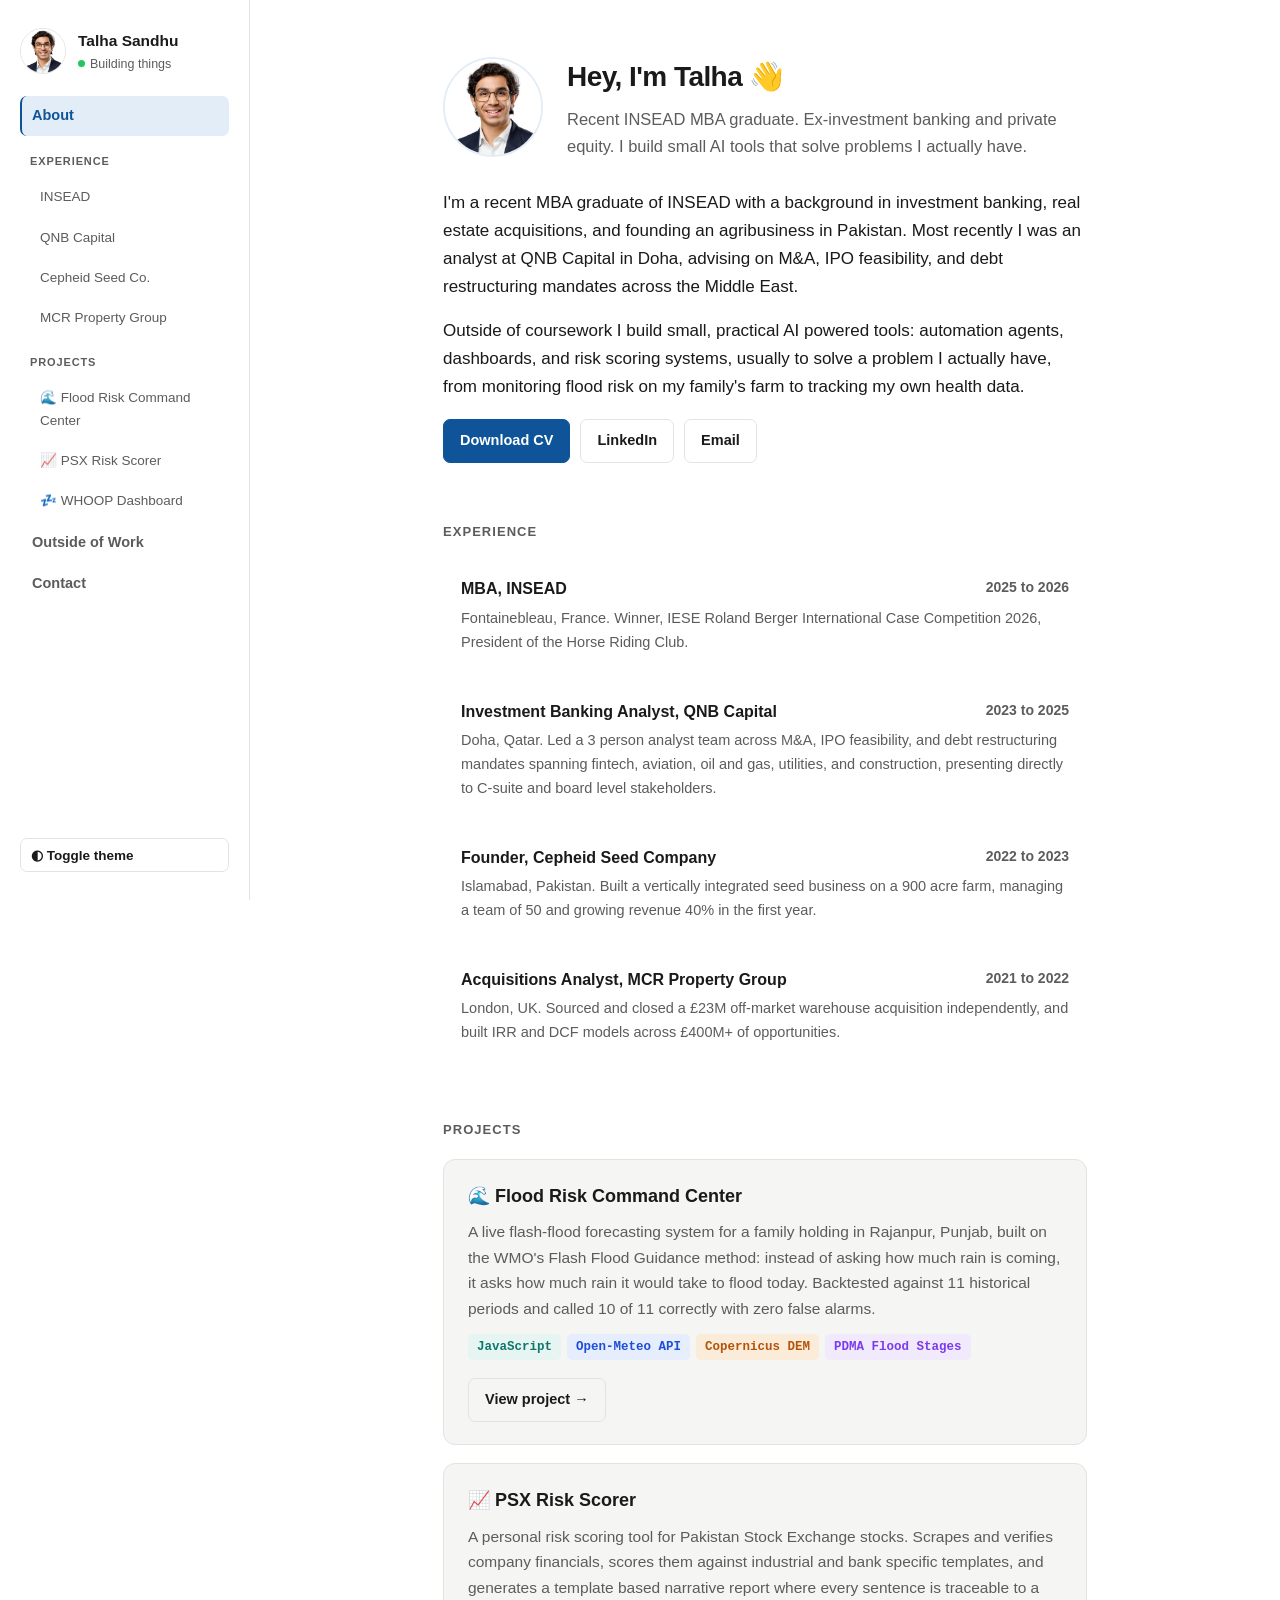
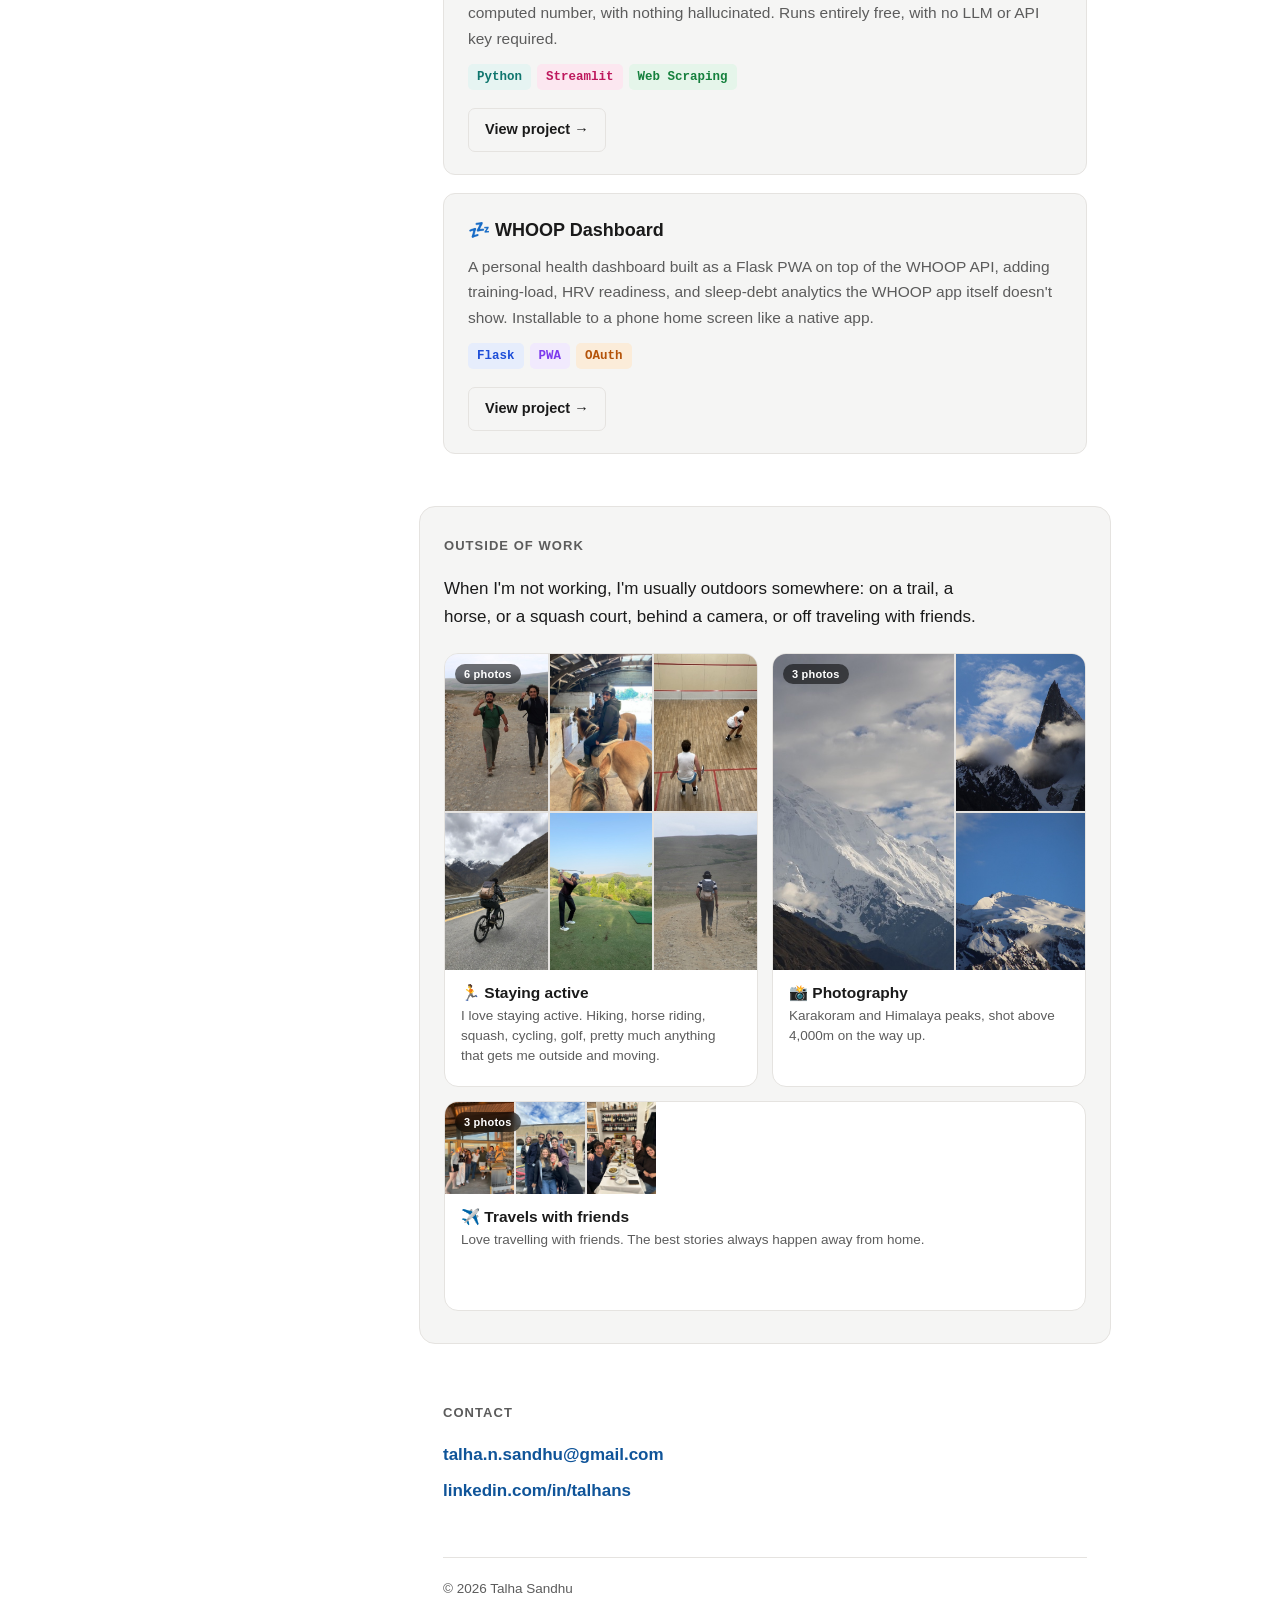
<file: index.html>
<!DOCTYPE html>
<html lang="en">
<head>
<meta charset="UTF-8">
<meta name="viewport" content="width=device-width, initial-scale=1.0">
<title>Talha Sandhu</title>
<meta name="description" content="Talha Sandhu. Recent INSEAD MBA graduate, ex-investment banking and private equity, and builder of small AI automation tools.">

<link rel="icon" type="image/svg+xml" href="assets/favicon.svg">
<link rel="icon" type="image/png" sizes="32x32" href="assets/favicon-32.png">
<link rel="apple-touch-icon" href="assets/apple-touch-icon.png">

<meta property="og:type" content="website">
<meta property="og:url" content="https://talhasandhu.com/index.html">
<link rel="canonical" href="https://talhasandhu.com/index.html">
<meta property="og:title" content="Talha Sandhu">
<meta property="og:description" content="Recent INSEAD MBA graduate, ex-investment banking and private equity, and builder of small AI automation tools.">
<meta property="og:image" content="https://talhasandhu.com/assets/og-image.png">
<meta property="og:image:width" content="1200">
<meta property="og:image:height" content="630">
<meta name="twitter:card" content="summary_large_image">
<meta name="twitter:title" content="Talha Sandhu">
<meta name="twitter:description" content="Recent INSEAD MBA graduate, ex-investment banking and private equity, and builder of small AI automation tools.">
<meta name="twitter:image" content="https://talhasandhu.com/assets/og-image.png">

<link rel="stylesheet" href="style.css">

<script type="application/ld+json">
{
  "@context": "https://schema.org",
  "@type": "Person",
  "name": "Talha Sandhu",
  "jobTitle": "MBA Graduate",
  "affiliation": {
    "@type": "CollegeOrUniversity",
    "name": "INSEAD"
  },
  "url": "https://talhasandhu.com/index.html",
  "image": "assets/photo.jpg",
  "email": "mailto:talha.n.sandhu@gmail.com",
  "sameAs": [
    "https://www.linkedin.com/in/talhans/"
  ]
}
</script>
</head>
<body>

<div class="layout">

  <button class="sidebar-toggle-mobile" id="sidebar-toggle" aria-label="Open menu">☰</button>
  <div class="sidebar-overlay" id="sidebar-overlay"></div>

  <aside class="sidebar" id="sidebar">
    <div class="sidebar-profile">
      <img src="assets/photo.jpg" alt="Talha Sandhu" class="sidebar-photo">
      <div>
        <div class="sidebar-name">Talha Sandhu</div>
        <div class="sidebar-role"><span class="pulse-dot"></span> Building things</div>
      </div>
    </div>

    <nav class="side-nav">
      <a href="#about" class="side-link" data-section="about">About</a>

      <div class="side-group">
        <span class="side-group-label">Experience</span>
        <a href="#exp-insead" class="side-link sub" data-section="exp-insead">INSEAD</a>
        <a href="#exp-qnb" class="side-link sub" data-section="exp-qnb">QNB Capital</a>
        <a href="#exp-cepheid" class="side-link sub" data-section="exp-cepheid">Cepheid Seed Co.</a>
        <a href="#exp-mcr" class="side-link sub" data-section="exp-mcr">MCR Property Group</a>
      </div>

      <div class="side-group">
        <span class="side-group-label">Projects</span>
        <a href="#proj-flood" class="side-link sub" data-section="proj-flood">🌊 Flood Risk Command Center</a>
        <a href="#proj-psx" class="side-link sub" data-section="proj-psx">📈 PSX Risk Scorer</a>
        <a href="#proj-whoop" class="side-link sub" data-section="proj-whoop">💤 WHOOP Dashboard</a>
      </div>

      <a href="#hobbies" class="side-link" data-section="hobbies">Outside of Work</a>
      <a href="#contact" class="side-link" data-section="contact">Contact</a>
    </nav>

    <button class="theme-toggle" id="theme-toggle">◐ Toggle theme</button>
  </aside>

  <main class="content">

    <section id="about">
      <div class="hero">
        <img src="assets/photo.jpg" alt="Talha Sandhu">
        <div>
          <h1>Hey, I'm Talha <span class="wave">👋</span></h1>
          <p class="tagline">Recent INSEAD MBA graduate. Ex-investment banking and private equity. I build small AI tools that solve problems I actually have.</p>
        </div>
      </div>

      <p>I'm a recent MBA graduate of INSEAD with a background in investment banking, real estate acquisitions, and founding an agribusiness in Pakistan. Most recently I was an analyst at QNB Capital in Doha, advising on M&amp;A, IPO feasibility, and debt restructuring mandates across the Middle East.</p>
      <p>Outside of coursework I build small, practical AI powered tools: automation agents, dashboards, and risk scoring systems, usually to solve a problem I actually have, from monitoring flood risk on my family's farm to tracking my own health data.</p>

      <div class="btn-row">
        <a class="btn primary" href="assets/Talha_Sandhu_CV.pdf" target="_blank" rel="noopener">Download CV</a>
        <a class="btn" href="https://www.linkedin.com/in/talhans/" target="_blank" rel="noopener">LinkedIn</a>
        <a class="btn" href="mailto:talha.n.sandhu@gmail.com">Email</a>
      </div>
    </section>

    <section id="experience">
      <h2 class="section-title">Experience</h2>

      <div class="exp-item" id="exp-insead">
        <div class="role-line"><span>MBA, INSEAD</span><span class="dates">2025 to 2026</span></div>
        <div class="org">Fontainebleau, France. Winner, IESE Roland Berger International Case Competition 2026, President of the Horse Riding Club.</div>
      </div>

      <div class="exp-item" id="exp-qnb">
        <div class="role-line"><span>Investment Banking Analyst, QNB Capital</span><span class="dates">2023 to 2025</span></div>
        <div class="org">Doha, Qatar. Led a 3 person analyst team across M&amp;A, IPO feasibility, and debt restructuring mandates spanning fintech, aviation, oil and gas, utilities, and construction, presenting directly to C-suite and board level stakeholders.</div>
      </div>

      <div class="exp-item" id="exp-cepheid">
        <div class="role-line"><span>Founder, Cepheid Seed Company</span><span class="dates">2022 to 2023</span></div>
        <div class="org">Islamabad, Pakistan. Built a vertically integrated seed business on a 900 acre farm, managing a team of 50 and growing revenue 40% in the first year.</div>
      </div>

      <div class="exp-item" id="exp-mcr">
        <div class="role-line"><span>Acquisitions Analyst, MCR Property Group</span><span class="dates">2021 to 2022</span></div>
        <div class="org">London, UK. Sourced and closed a £23M off-market warehouse acquisition independently, and built IRR and DCF models across £400M+ of opportunities.</div>
      </div>
    </section>

    <section id="projects">
      <h2 class="section-title">Projects</h2>

      <div class="project" id="proj-flood">
        <h3>🌊 Flood Risk Command Center</h3>
        <p>A live flash-flood forecasting system for a family holding in Rajanpur, Punjab, built on the WMO's Flash Flood Guidance method: instead of asking how much rain is coming, it asks how much rain it would take to flood today. Backtested against 11 historical periods and called 10 of 11 correctly with zero false alarms.</p>
        <div class="tags">
          <span class="tag c1">JavaScript</span>
          <span class="tag c5">Open-Meteo API</span>
          <span class="tag c3">Copernicus DEM</span>
          <span class="tag c2">PDMA Flood Stages</span>
        </div>
        <div class="btn-row">
          <a class="btn" href="project-flood.html">View project &rarr;</a>
        </div>
      </div>

      <div class="project" id="proj-psx">
        <h3>📈 PSX Risk Scorer</h3>
        <p>A personal risk scoring tool for Pakistan Stock Exchange stocks. Scrapes and verifies company financials, scores them against industrial and bank specific templates, and generates a template based narrative report where every sentence is traceable to a computed number, with nothing hallucinated. Runs entirely free, with no LLM or API key required.</p>
        <div class="tags">
          <span class="tag c1">Python</span>
          <span class="tag c4">Streamlit</span>
          <span class="tag c6">Web Scraping</span>
        </div>
        <div class="btn-row">
          <a class="btn" href="project-psx.html">View project &rarr;</a>
        </div>
      </div>

      <div class="project" id="proj-whoop">
        <h3>💤 WHOOP Dashboard</h3>
        <p>A personal health dashboard built as a Flask PWA on top of the WHOOP API, adding training-load, HRV readiness, and sleep-debt analytics the WHOOP app itself doesn't show. Installable to a phone home screen like a native app.</p>
        <div class="tags">
          <span class="tag c5">Flask</span>
          <span class="tag c2">PWA</span>
          <span class="tag c3">OAuth</span>
        </div>
        <div class="btn-row">
          <a class="btn" href="project-whoop.html">View project &rarr;</a>
        </div>
      </div>
    </section>

    <section id="hobbies">
      <h2 class="section-title">Outside of Work</h2>
      <p class="hobbies-intro">When I'm not working, I'm usually outdoors somewhere: on a trail, a horse, or a squash court, behind a camera, or off traveling with friends.</p>

      <div class="hobby-cards">

        <button class="hobby-card card-sports" data-category="sports" aria-haspopup="dialog">
          <div class="hobby-card-media media-count-6">
            <img src="assets/about/hiking-2.jpg" alt="Talha hiking with a friend on a gravel trail, both smiling" loading="lazy" decoding="async">
            <img src="assets/about/horse-riding.jpg" alt="Talha horse riding, seated on a horse inside a stable" loading="lazy" decoding="async">
            <img src="assets/about/squash.jpg" alt="Talha playing squash on court" loading="lazy" decoding="async">
            <img src="assets/about/cycling.jpg" alt="Talha cycling on a mountain road with snow-capped peaks behind" loading="lazy" decoding="async">
            <img src="assets/about/golf.jpg" alt="Talha mid swing on a golf tee, hills and trees in the background" loading="lazy" decoding="async">
            <img src="assets/about/hiking-1.jpg" alt="Talha hiking alone on a mountain trail with a trekking pole" loading="lazy" decoding="async">
            <span class="media-badge">6 photos</span>
            <span class="media-hint">View gallery &rarr;</span>
          </div>
          <div class="hobby-card-body">
            <div class="hobby-card-title">🏃 Staying active</div>
            <p class="hobby-card-caption">I love staying active. Hiking, horse riding, squash, cycling, golf, pretty much anything that gets me outside and moving.</p>
          </div>
        </button>

        <button class="hobby-card card-photography" data-category="photography" aria-haspopup="dialog">
          <div class="hobby-card-media media-count-3">
            <img src="assets/about/photography-1.jpg" alt="Snow-capped Karakoram peak" loading="lazy" decoding="async">
            <img src="assets/about/photography-2.jpg" alt="A jagged Karakoram spire emerging from clouds" loading="lazy" decoding="async">
            <img src="assets/about/photography-3.jpg" alt="A sunlit snow-covered peak" loading="lazy" decoding="async">
            <span class="media-badge">3 photos</span>
            <span class="media-hint">View gallery &rarr;</span>
          </div>
          <div class="hobby-card-body">
            <div class="hobby-card-title">📸 Photography</div>
            <p class="hobby-card-caption">Karakoram and Himalaya peaks, shot above 4,000m on the way up.</p>
          </div>
        </button>

        <button class="hobby-card card-travel" data-category="travel" aria-haspopup="dialog">
          <div class="hobby-card-media media-count-3-wide">
            <img src="assets/about/travel-friends.jpg" alt="Talha with a group of friends on a terrace at sunset" loading="lazy" decoding="async">
            <img src="assets/about/travel-stadium.jpg" alt="Talha with friends at an old stadium on a trip" loading="lazy" decoding="async">
            <img src="assets/about/travel-dinner.jpg" alt="Talha at a group dinner with friends surrounded by wine bottles" loading="lazy" decoding="async">
            <span class="media-badge">3 photos</span>
            <span class="media-hint">View gallery &rarr;</span>
          </div>
          <div class="hobby-card-body">
            <div class="hobby-card-title">✈️ Travels with friends</div>
            <p class="hobby-card-caption">Love travelling with friends. The best stories always happen away from home.</p>
          </div>
        </button>

      </div>
    </section>

    <div class="lightbox" id="lightbox" role="dialog" aria-modal="true" aria-hidden="true" aria-label="Photo gallery">
      <button class="lightbox-close" id="lightbox-close" aria-label="Close gallery">&times;</button>
      <button class="lightbox-nav lightbox-prev" id="lightbox-prev" aria-label="Previous photo">&#8249;</button>
      <figure class="lightbox-figure">
        <img id="lightbox-img" alt="">
      </figure>
      <button class="lightbox-nav lightbox-next" id="lightbox-next" aria-label="Next photo">&#8250;</button>
      <div class="lightbox-counter" id="lightbox-counter"></div>
    </div>

    <section id="contact">
      <h2 class="section-title">Contact</h2>
      <div class="contact-links">
        <a href="mailto:talha.n.sandhu@gmail.com">talha.n.sandhu@gmail.com</a>
        <a href="https://www.linkedin.com/in/talhans/" target="_blank" rel="noopener">linkedin.com/in/talhans</a>
      </div>
    </section>

    <footer class="page-footer">
      &copy; <span id="year"></span> Talha Sandhu
    </footer>

  </main>
</div>

<script src="script.js"></script>
</body>
</html>
</file>
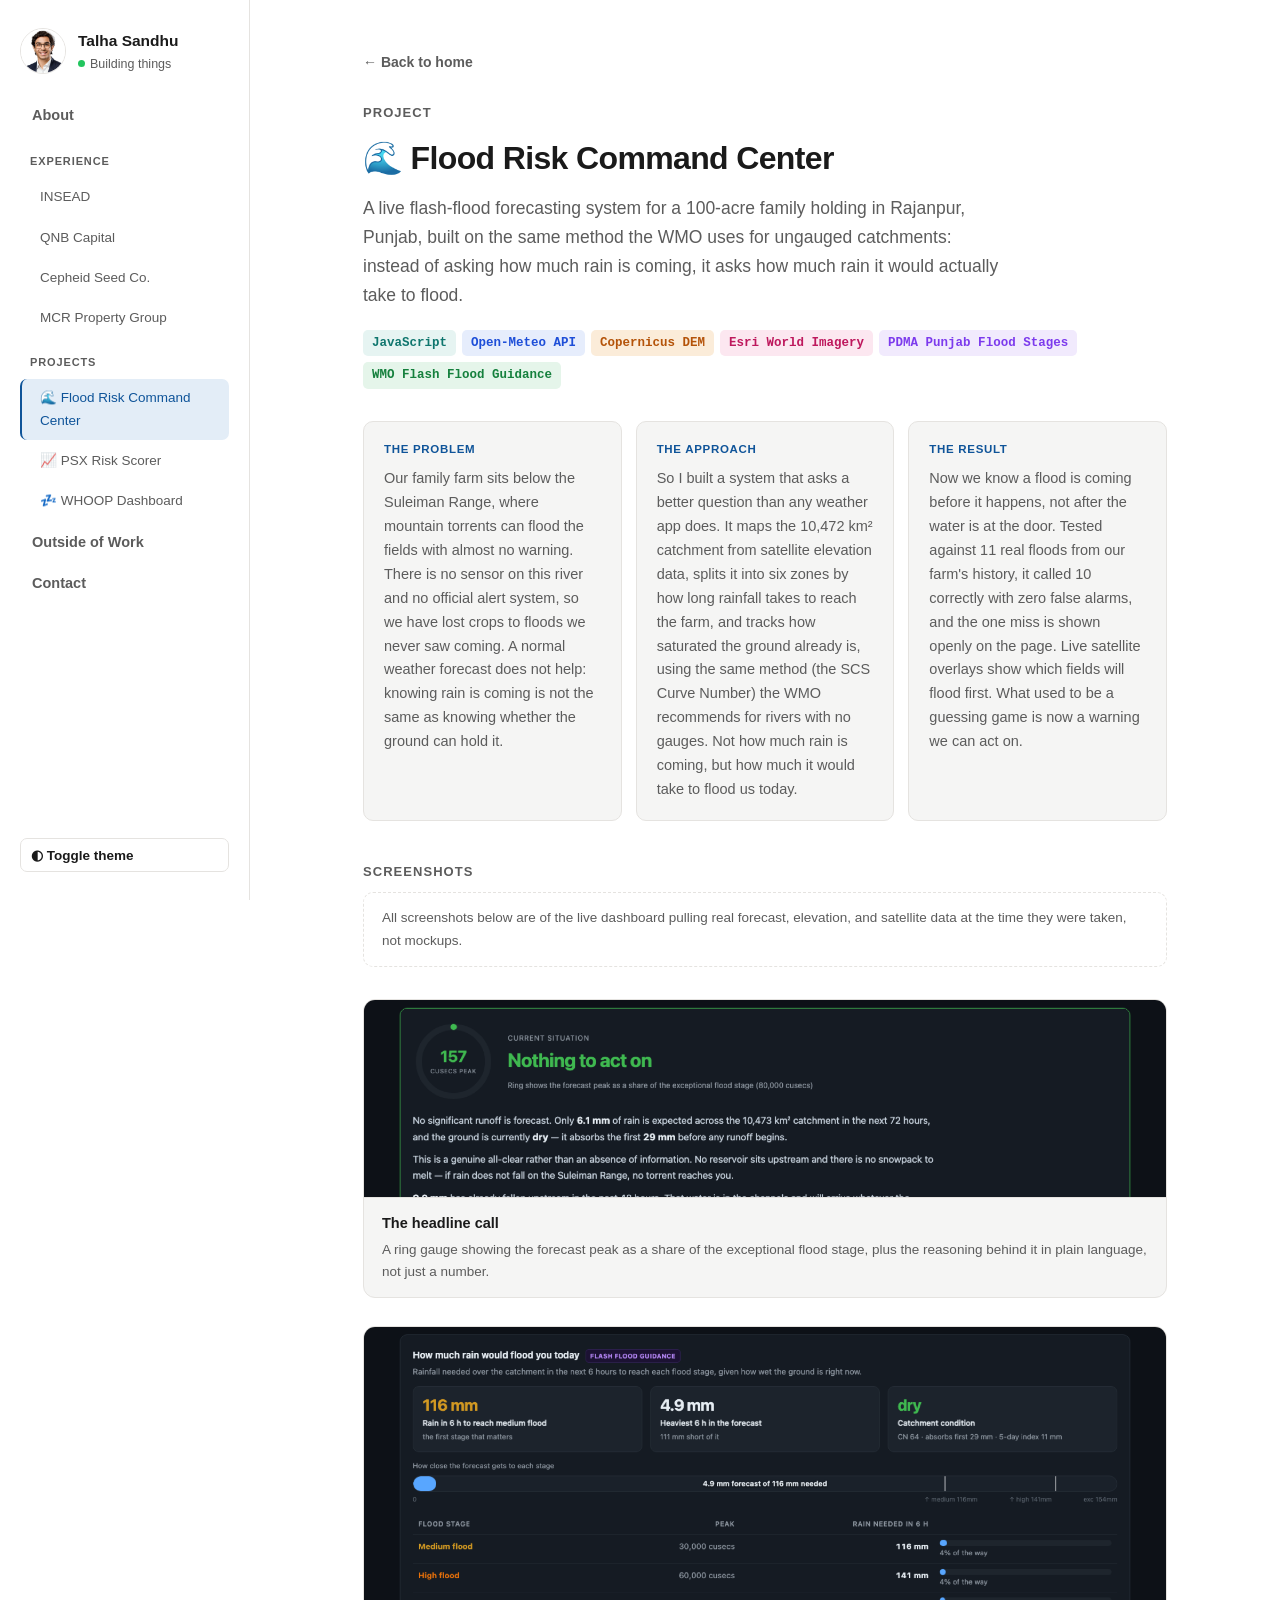
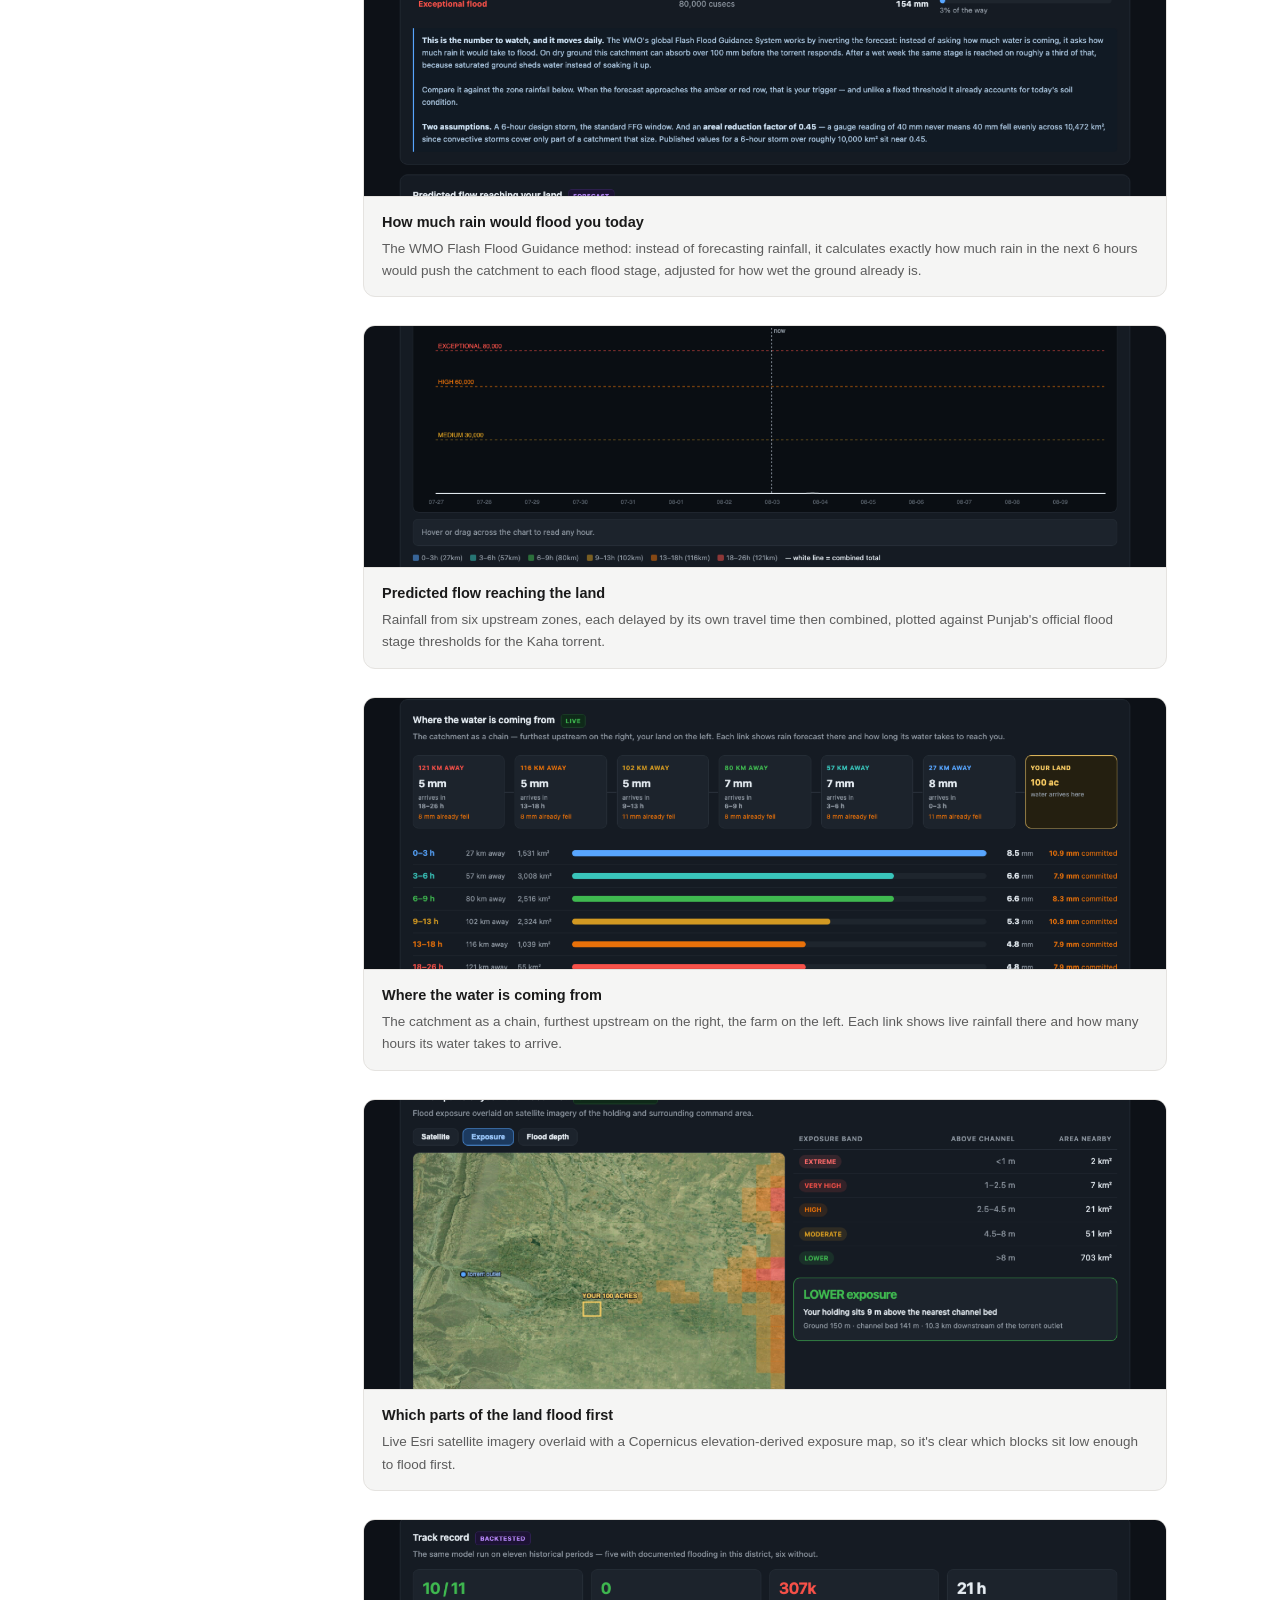
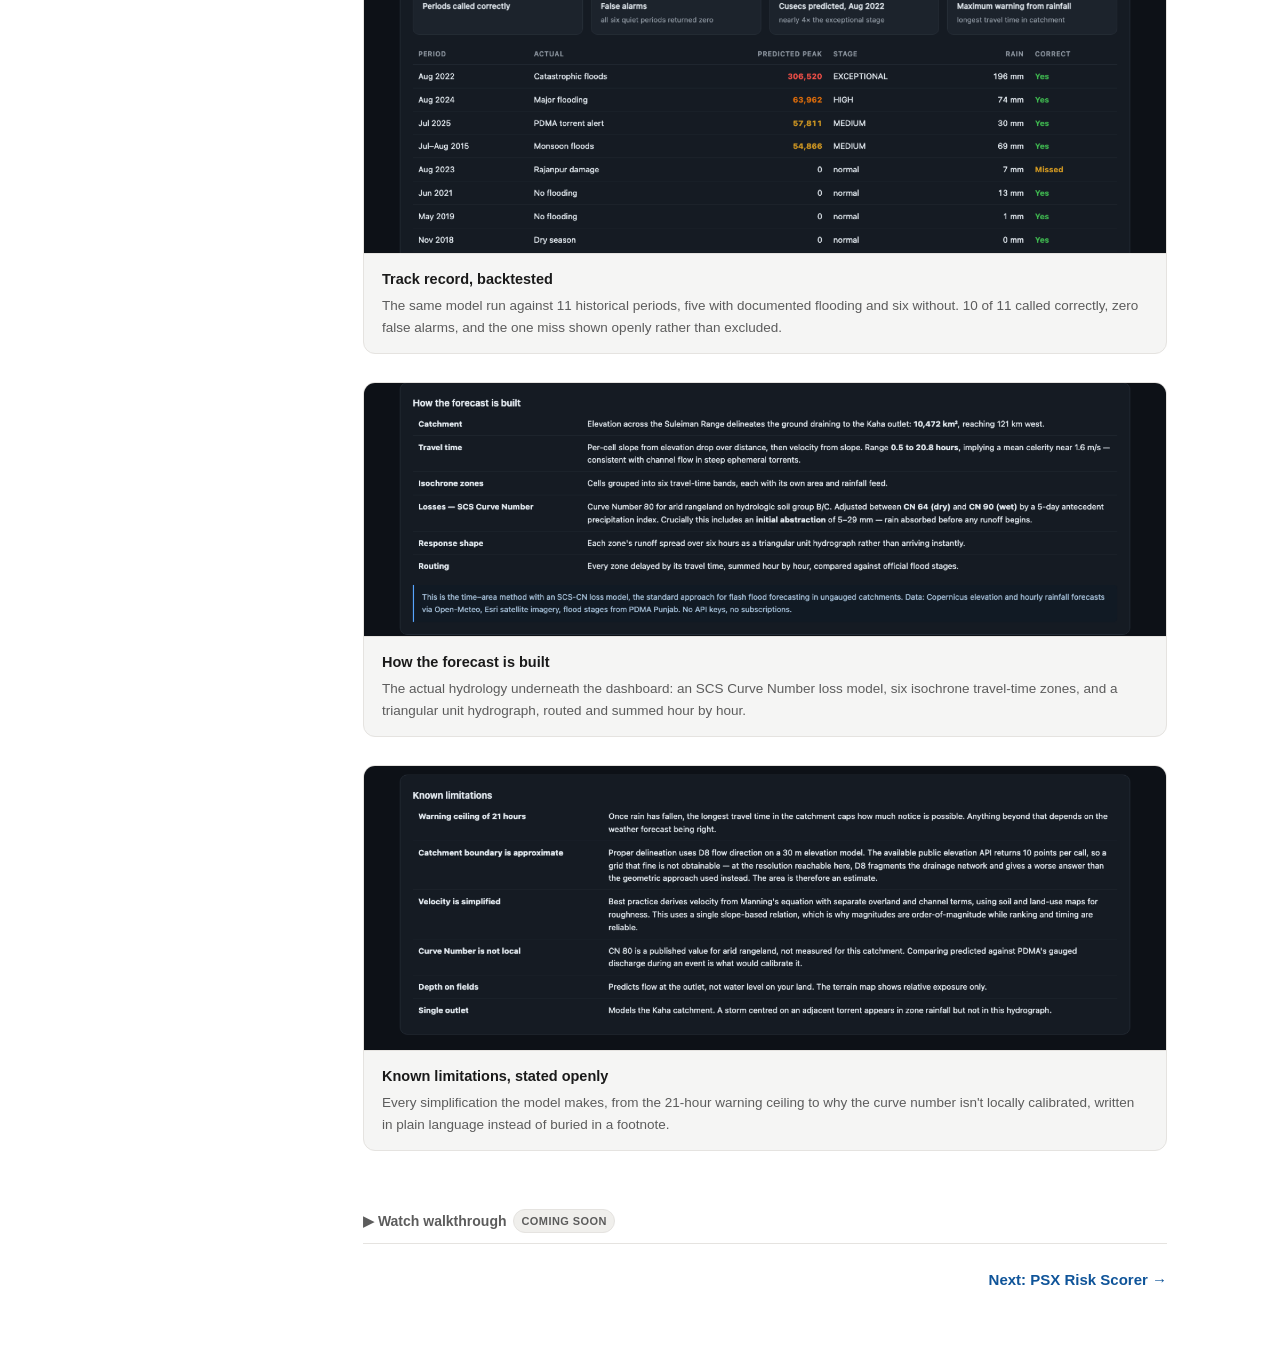
<file: project-flood.html>
<!DOCTYPE html>
<html lang="en">
<head>
<meta charset="UTF-8">
<meta name="viewport" content="width=device-width, initial-scale=1.0">
<title>Flood Risk Command Center — Talha Sandhu</title>
<meta name="description" content="A live flash-flood forecasting system for a farm in Punjab, Pakistan, built on the WMO Flash Flood Guidance method and backtested against 11 historical flood periods.">

<link rel="icon" type="image/svg+xml" href="assets/favicon.svg">
<link rel="icon" type="image/png" sizes="32x32" href="assets/favicon-32.png">
<link rel="apple-touch-icon" href="assets/apple-touch-icon.png">

<meta property="og:type" content="website">
<meta property="og:url" content="https://talhasandhu.com/project-flood.html">
<link rel="canonical" href="https://talhasandhu.com/project-flood.html">
<meta property="og:title" content="Flood Risk Command Center — Talha Sandhu">
<meta property="og:description" content="A live flash-flood forecasting system backtested against 11 historical periods, called 10 of 11 correctly.">
<meta property="og:image" content="https://talhasandhu.com/assets/projects/flood/og-image.png">
<meta property="og:image:width" content="1200">
<meta property="og:image:height" content="630">
<meta name="twitter:card" content="summary_large_image">
<meta name="twitter:title" content="Flood Risk Command Center — Talha Sandhu">
<meta name="twitter:description" content="A live flash-flood forecasting system backtested against 11 historical periods, called 10 of 11 correctly.">
<meta name="twitter:image" content="https://talhasandhu.com/assets/projects/flood/og-image.png">

<link rel="stylesheet" href="style.css">
</head>
<body>

<div class="layout">

  <button class="sidebar-toggle-mobile" id="sidebar-toggle" aria-label="Open menu">☰</button>
  <div class="sidebar-overlay" id="sidebar-overlay"></div>

  <aside class="sidebar" id="sidebar">
    <div class="sidebar-profile">
      <img src="assets/photo.jpg" alt="Talha Sandhu" class="sidebar-photo">
      <div>
        <div class="sidebar-name">Talha Sandhu</div>
        <div class="sidebar-role"><span class="pulse-dot"></span> Building things</div>
      </div>
    </div>

    <nav class="side-nav">
      <a href="index.html#about" class="side-link">About</a>

      <div class="side-group">
        <span class="side-group-label">Experience</span>
        <a href="index.html#exp-insead" class="side-link sub">INSEAD</a>
        <a href="index.html#exp-qnb" class="side-link sub">QNB Capital</a>
        <a href="index.html#exp-cepheid" class="side-link sub">Cepheid Seed Co.</a>
        <a href="index.html#exp-mcr" class="side-link sub">MCR Property Group</a>
      </div>

      <div class="side-group">
        <span class="side-group-label">Projects</span>
        <a href="project-flood.html" class="side-link sub active" aria-current="page">🌊 Flood Risk Command Center</a>
        <a href="project-psx.html" class="side-link sub">📈 PSX Risk Scorer</a>
        <a href="project-whoop.html" class="side-link sub">💤 WHOOP Dashboard</a>
      </div>

      <a href="index.html#hobbies" class="side-link">Outside of Work</a>
      <a href="index.html#contact" class="side-link">Contact</a>
    </nav>

    <button class="theme-toggle" id="theme-toggle">◐ Toggle theme</button>
  </aside>

  <main class="content detail-page">

    <a class="back-link" href="index.html#projects">&larr; Back to home</a>

    <div class="detail-hero">
      <div class="eyebrow">Project</div>
      <h1>🌊 Flood Risk Command Center</h1>
      <p class="tagline">A live flash-flood forecasting system for a 100-acre family holding in Rajanpur, Punjab, built on the same method the WMO uses for ungauged catchments: instead of asking how much rain is coming, it asks how much rain it would actually take to flood.</p>
    </div>

    <div class="stack-row">
      <span class="tag c1">JavaScript</span>
      <span class="tag c5">Open-Meteo API</span>
      <span class="tag c3">Copernicus DEM</span>
      <span class="tag c4">Esri World Imagery</span>
      <span class="tag c2">PDMA Punjab Flood Stages</span>
      <span class="tag c6">WMO Flash Flood Guidance</span>
    </div>

    <div class="value-grid">
      <div class="value-card">
        <div class="label">The problem</div>
        <p>Our family farm sits below the Suleiman Range, where mountain torrents can flood the fields with almost no warning. There is no sensor on this river and no official alert system, so we have lost crops to floods we never saw coming. A normal weather forecast does not help: knowing rain is coming is not the same as knowing whether the ground can hold it.</p>
      </div>
      <div class="value-card">
        <div class="label">The approach</div>
        <p>So I built a system that asks a better question than any weather app does. It maps the 10,472 km² catchment from satellite elevation data, splits it into six zones by how long rainfall takes to reach the farm, and tracks how saturated the ground already is, using the same method (the SCS Curve Number) the WMO recommends for rivers with no gauges. Not how much rain is coming, but how much it would take to flood us today.</p>
      </div>
      <div class="value-card">
        <div class="label">The result</div>
        <p>Now we know a flood is coming before it happens, not after the water is at the door. Tested against 11 real floods from our farm's history, it called 10 correctly with zero false alarms, and the one miss is shown openly on the page. Live satellite overlays show which fields will flood first. What used to be a guessing game is now a warning we can act on.</p>
      </div>
    </div>

    <h2 class="section-title">Screenshots</h2>
    <p class="gallery-note">All screenshots below are of the live dashboard pulling real forecast, elevation, and satellite data at the time they were taken, not mockups.</p>

    <div class="gallery">
      <div class="gallery-item">
        <img src="assets/projects/flood/01-hero.png" alt="Current situation card showing forecast peak as a ring gauge and a plain-language all-clear explanation" loading="lazy" decoding="async">
        <div class="gallery-caption">
          <div class="cap-title">The headline call</div>
          <div class="cap-desc">A ring gauge showing the forecast peak as a share of the exceptional flood stage, plus the reasoning behind it in plain language, not just a number.</div>
        </div>
      </div>

      <div class="gallery-item">
        <img src="assets/projects/flood/02-rainneeded.png" alt="How much rain would flood you today panel, showing millimetres of rain needed in 6 hours to reach each flood stage given current soil moisture" loading="lazy" decoding="async">
        <div class="gallery-caption">
          <div class="cap-title">How much rain would flood you today</div>
          <div class="cap-desc">The WMO Flash Flood Guidance method: instead of forecasting rainfall, it calculates exactly how much rain in the next 6 hours would push the catchment to each flood stage, adjusted for how wet the ground already is.</div>
        </div>
      </div>

      <div class="gallery-item">
        <img src="assets/projects/flood/03-forecast.png" alt="16-day predicted flow chart plotted against official medium, high, and exceptional flood stage thresholds" loading="lazy" decoding="async">
        <div class="gallery-caption">
          <div class="cap-title">Predicted flow reaching the land</div>
          <div class="cap-desc">Rainfall from six upstream zones, each delayed by its own travel time then combined, plotted against Punjab's official flood stage thresholds for the Kaha torrent.</div>
        </div>
      </div>

      <div class="gallery-item">
        <img src="assets/projects/flood/04-chain.png" alt="Live catchment relay chain showing rainfall and travel time from six zones ranging from 121km away down to the farm itself" loading="lazy" decoding="async">
        <div class="gallery-caption">
          <div class="cap-title">Where the water is coming from</div>
          <div class="cap-desc">The catchment as a chain, furthest upstream on the right, the farm on the left. Each link shows live rainfall there and how many hours its water takes to arrive.</div>
        </div>
      </div>

      <div class="gallery-item">
        <img src="assets/projects/flood/05-satellite.png" alt="Live satellite imagery overlaid with a flood exposure terrain map banded by height above the nearest channel bed" loading="lazy" decoding="async">
        <div class="gallery-caption">
          <div class="cap-title">Which parts of the land flood first</div>
          <div class="cap-desc">Live Esri satellite imagery overlaid with a Copernicus elevation-derived exposure map, so it's clear which blocks sit low enough to flood first.</div>
        </div>
      </div>

      <div class="gallery-item">
        <img src="assets/projects/flood/06-trackrecord.png" alt="Backtest track record table across 11 historical periods, 10 called correctly, one miss shown and explained" loading="lazy" decoding="async">
        <div class="gallery-caption">
          <div class="cap-title">Track record, backtested</div>
          <div class="cap-desc">The same model run against 11 historical periods, five with documented flooding and six without. 10 of 11 called correctly, zero false alarms, and the one miss shown openly rather than excluded.</div>
        </div>
      </div>

      <div class="gallery-item">
        <img src="assets/projects/flood/07-methodology.png" alt="Table explaining the hydrology methodology: catchment delineation, travel time, isochrone zones, SCS Curve Number, unit hydrograph, and routing" loading="lazy" decoding="async">
        <div class="gallery-caption">
          <div class="cap-title">How the forecast is built</div>
          <div class="cap-desc">The actual hydrology underneath the dashboard: an SCS Curve Number loss model, six isochrone travel-time zones, and a triangular unit hydrograph, routed and summed hour by hour.</div>
        </div>
      </div>

      <div class="gallery-item">
        <img src="assets/projects/flood/08-limitations.png" alt="Known limitations section listing warning ceiling, approximate catchment boundary, simplified velocity, and other honest caveats" loading="lazy" decoding="async">
        <div class="gallery-caption">
          <div class="cap-title">Known limitations, stated openly</div>
          <div class="cap-desc">Every simplification the model makes, from the 21-hour warning ceiling to why the curve number isn't locally calibrated, written in plain language instead of buried in a footnote.</div>
        </div>
      </div>
    </div>

    <span class="video-link disabled">▶ Watch walkthrough <span class="badge-soon">coming soon</span></span>

    <div class="next-project">
      <span></span>
      <a href="project-psx.html">Next: PSX Risk Scorer &rarr;</a>
    </div>

  </main>
</div>

<script src="script.js"></script>
</body>
</html>
</file>
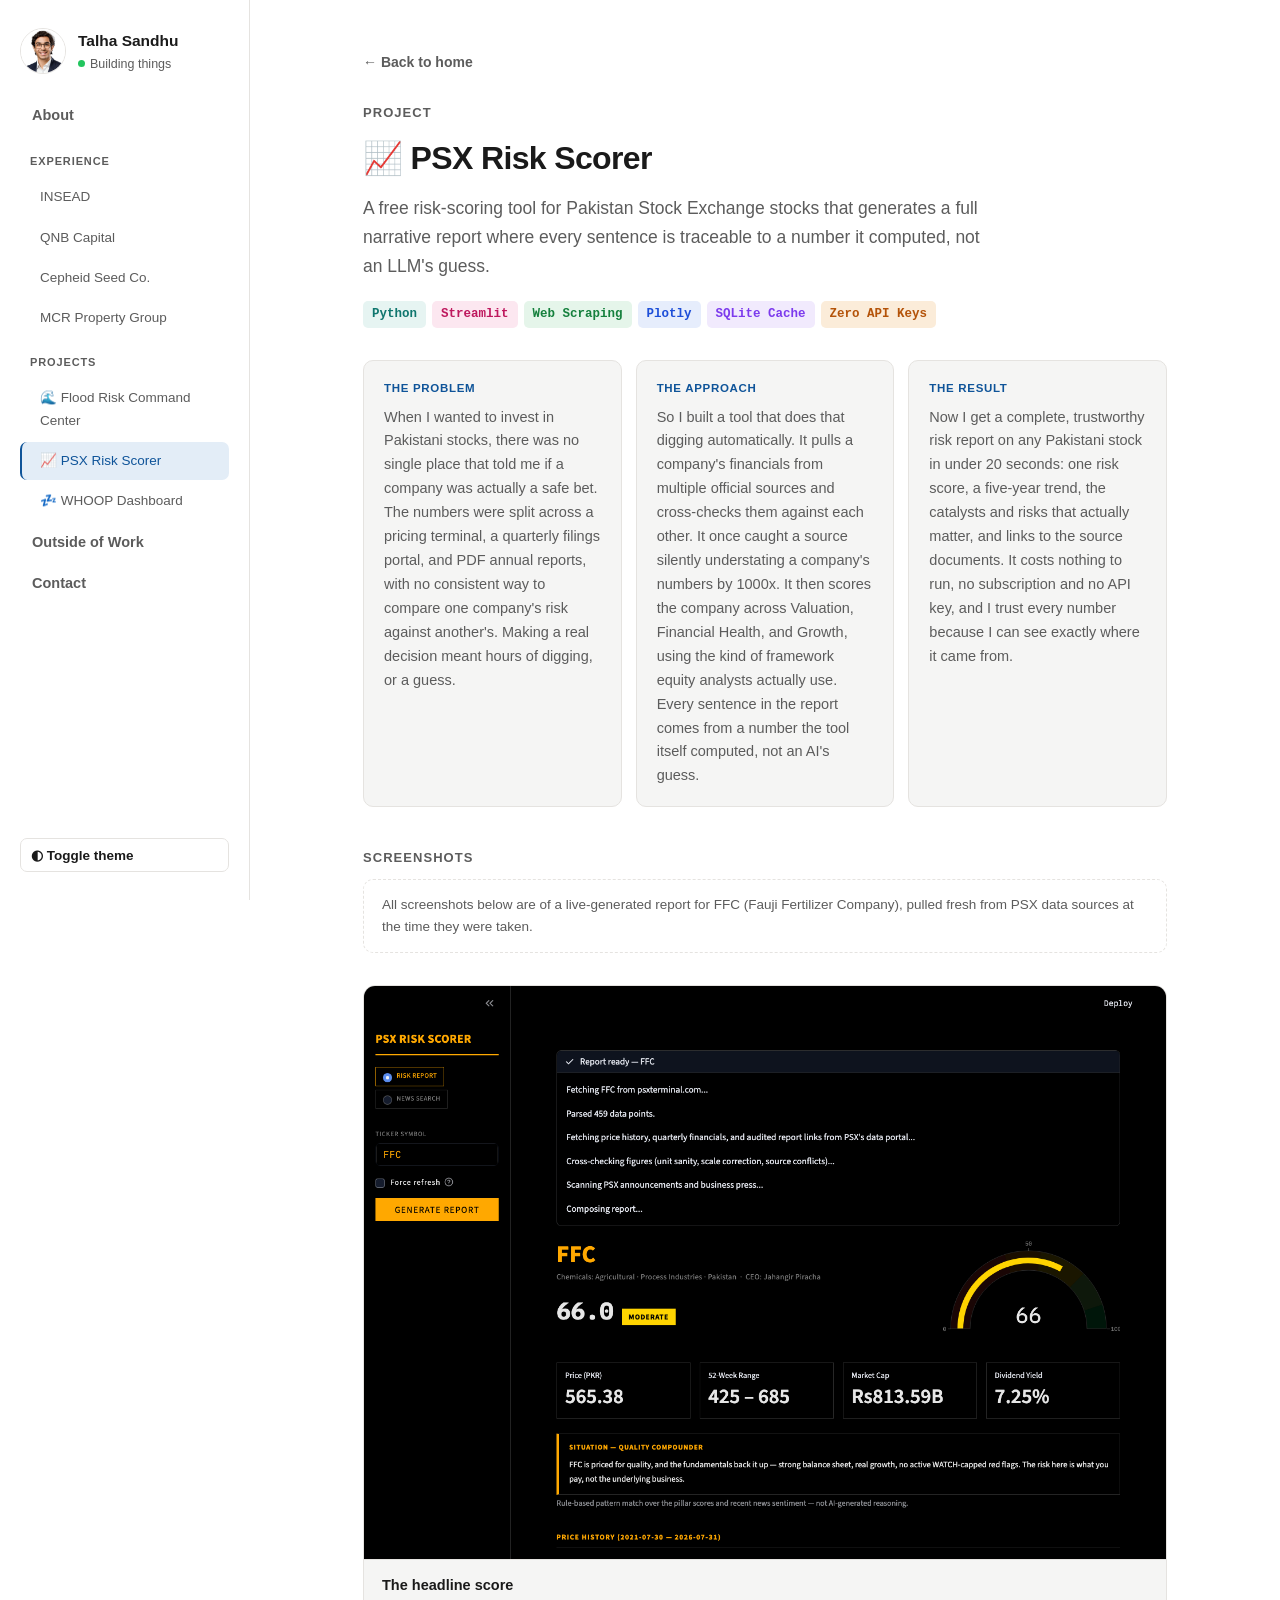
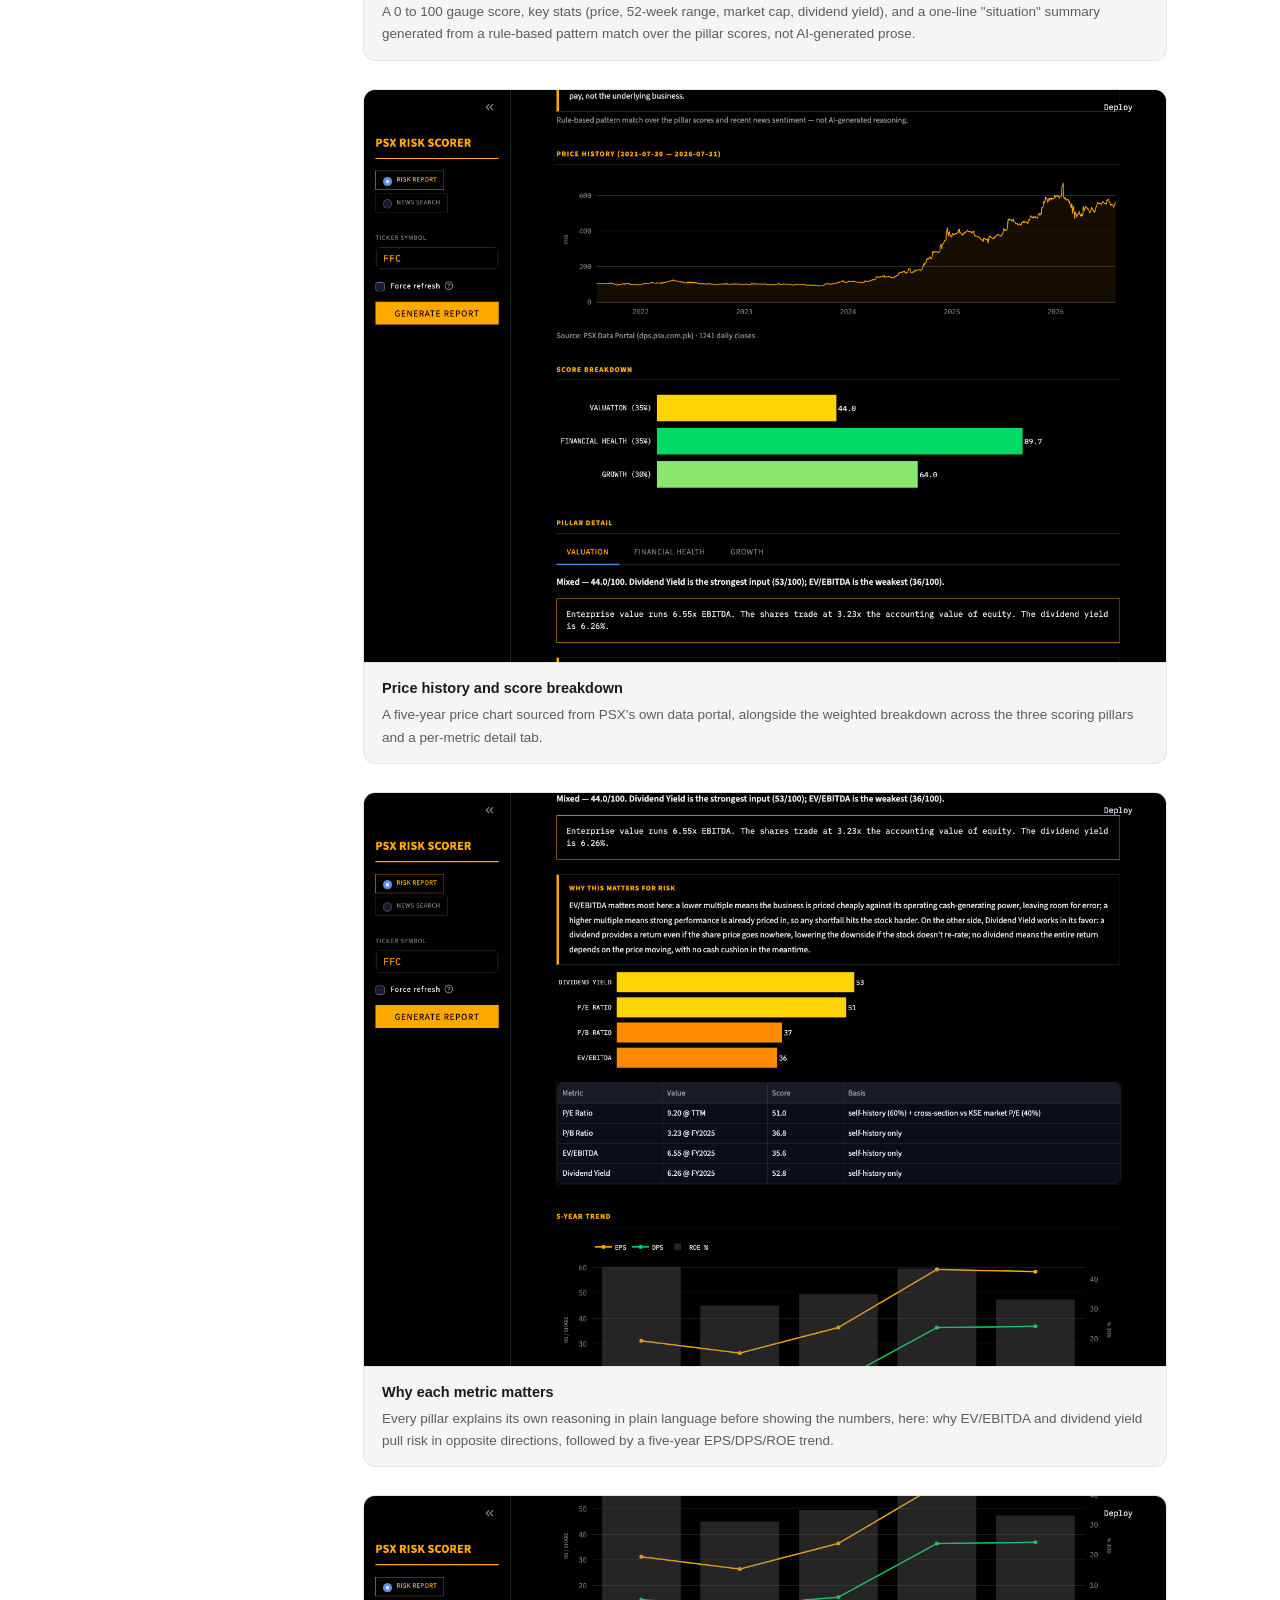
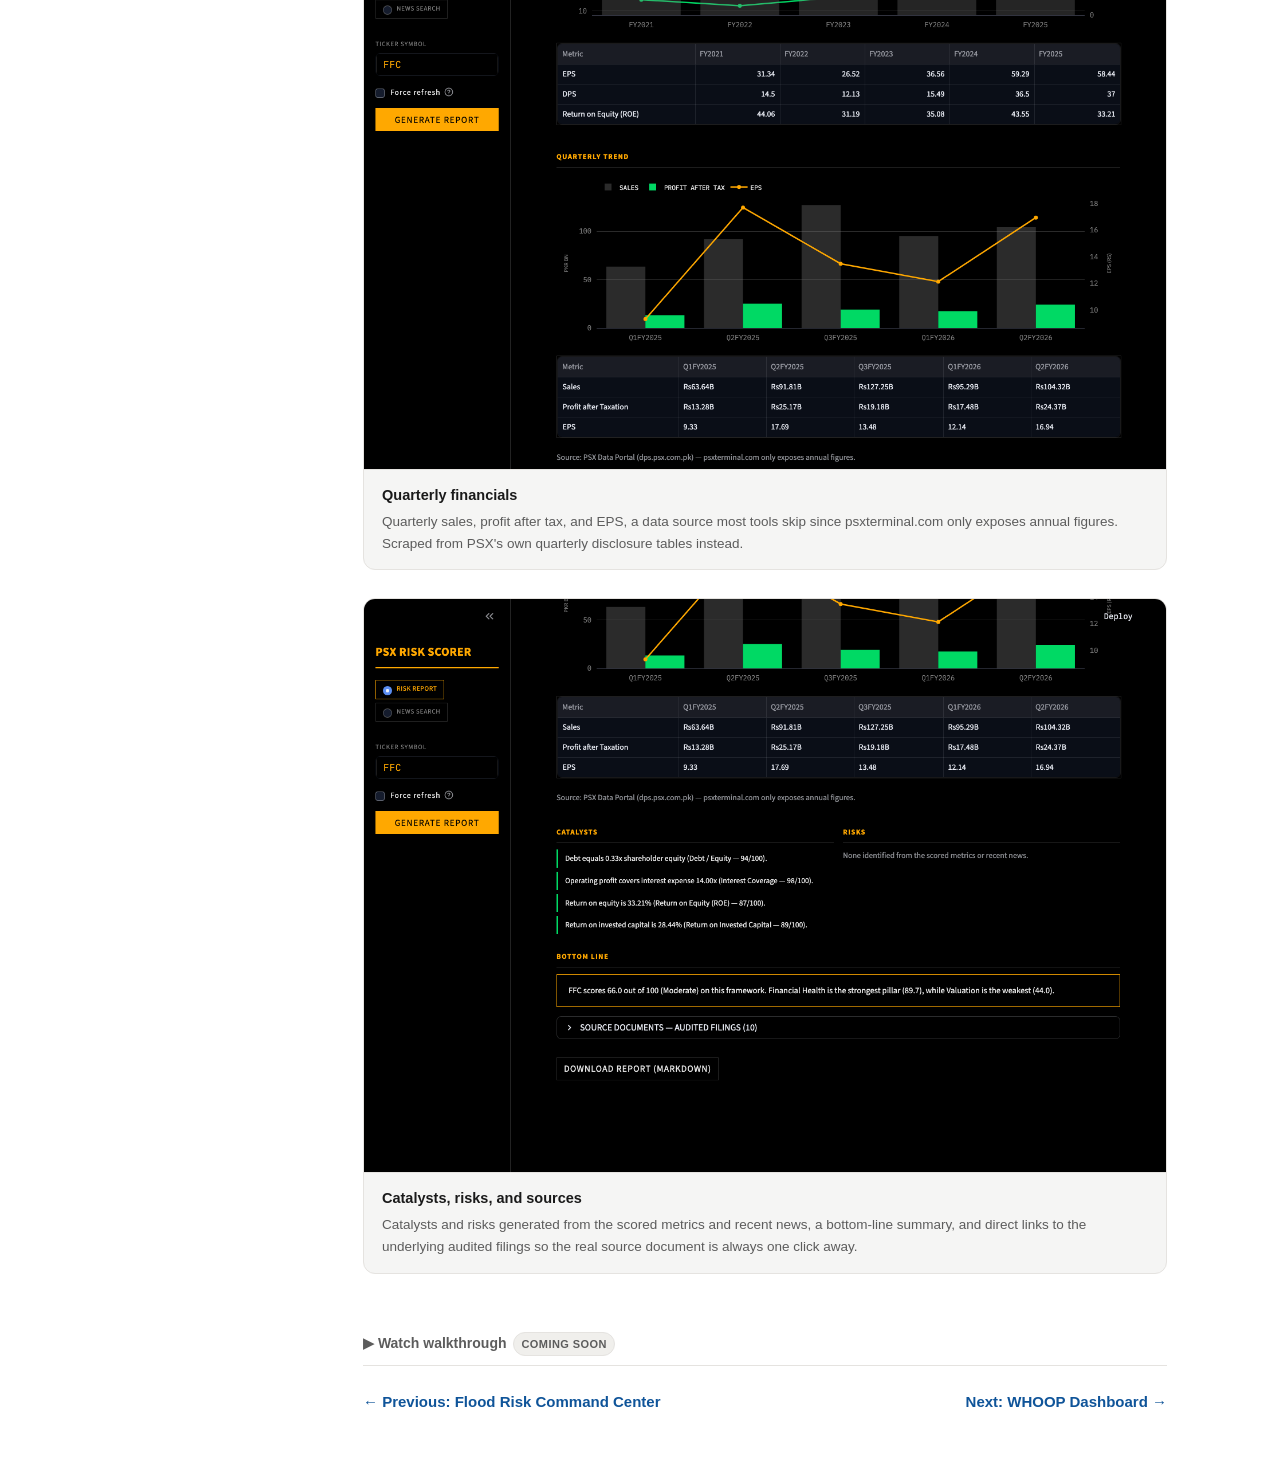
<file: project-psx.html>
<!DOCTYPE html>
<html lang="en">
<head>
<meta charset="UTF-8">
<meta name="viewport" content="width=device-width, initial-scale=1.0">
<title>PSX Risk Scorer — Talha Sandhu</title>
<meta name="description" content="A free, template-based risk scoring tool for Pakistan Stock Exchange stocks, with every sentence in the report traceable to a computed number.">

<link rel="icon" type="image/svg+xml" href="assets/favicon.svg">
<link rel="icon" type="image/png" sizes="32x32" href="assets/favicon-32.png">
<link rel="apple-touch-icon" href="assets/apple-touch-icon.png">

<meta property="og:type" content="website">
<meta property="og:url" content="https://talhasandhu.com/project-psx.html">
<link rel="canonical" href="https://talhasandhu.com/project-psx.html">
<meta property="og:title" content="PSX Risk Scorer — Talha Sandhu">
<meta property="og:description" content="A free risk-scoring tool for Pakistan Stock Exchange stocks. Every sentence traceable to a computed number.">
<meta property="og:image" content="https://talhasandhu.com/assets/projects/psx/og-image.png">
<meta property="og:image:width" content="1200">
<meta property="og:image:height" content="630">
<meta name="twitter:card" content="summary_large_image">
<meta name="twitter:title" content="PSX Risk Scorer — Talha Sandhu">
<meta name="twitter:description" content="A free risk-scoring tool for Pakistan Stock Exchange stocks. Every sentence traceable to a computed number.">
<meta name="twitter:image" content="https://talhasandhu.com/assets/projects/psx/og-image.png">

<link rel="stylesheet" href="style.css">
</head>
<body>

<div class="layout">

  <button class="sidebar-toggle-mobile" id="sidebar-toggle" aria-label="Open menu">☰</button>
  <div class="sidebar-overlay" id="sidebar-overlay"></div>

  <aside class="sidebar" id="sidebar">
    <div class="sidebar-profile">
      <img src="assets/photo.jpg" alt="Talha Sandhu" class="sidebar-photo">
      <div>
        <div class="sidebar-name">Talha Sandhu</div>
        <div class="sidebar-role"><span class="pulse-dot"></span> Building things</div>
      </div>
    </div>

    <nav class="side-nav">
      <a href="index.html#about" class="side-link">About</a>

      <div class="side-group">
        <span class="side-group-label">Experience</span>
        <a href="index.html#exp-insead" class="side-link sub">INSEAD</a>
        <a href="index.html#exp-qnb" class="side-link sub">QNB Capital</a>
        <a href="index.html#exp-cepheid" class="side-link sub">Cepheid Seed Co.</a>
        <a href="index.html#exp-mcr" class="side-link sub">MCR Property Group</a>
      </div>

      <div class="side-group">
        <span class="side-group-label">Projects</span>
        <a href="project-flood.html" class="side-link sub">🌊 Flood Risk Command Center</a>
        <a href="project-psx.html" class="side-link sub active" aria-current="page">📈 PSX Risk Scorer</a>
        <a href="project-whoop.html" class="side-link sub">💤 WHOOP Dashboard</a>
      </div>

      <a href="index.html#hobbies" class="side-link">Outside of Work</a>
      <a href="index.html#contact" class="side-link">Contact</a>
    </nav>

    <button class="theme-toggle" id="theme-toggle">◐ Toggle theme</button>
  </aside>

  <main class="content detail-page">

    <a class="back-link" href="index.html#projects">&larr; Back to home</a>

    <div class="detail-hero">
      <div class="eyebrow">Project</div>
      <h1>📈 PSX Risk Scorer</h1>
      <p class="tagline">A free risk-scoring tool for Pakistan Stock Exchange stocks that generates a full narrative report where every sentence is traceable to a number it computed, not an LLM's guess.</p>
    </div>

    <div class="stack-row">
      <span class="tag c1">Python</span>
      <span class="tag c4">Streamlit</span>
      <span class="tag c6">Web Scraping</span>
      <span class="tag c5">Plotly</span>
      <span class="tag c2">SQLite Cache</span>
      <span class="tag c3">Zero API Keys</span>
    </div>

    <div class="value-grid">
      <div class="value-card">
        <div class="label">The problem</div>
        <p>When I wanted to invest in Pakistani stocks, there was no single place that told me if a company was actually a safe bet. The numbers were split across a pricing terminal, a quarterly filings portal, and PDF annual reports, with no consistent way to compare one company's risk against another's. Making a real decision meant hours of digging, or a guess.</p>
      </div>
      <div class="value-card">
        <div class="label">The approach</div>
        <p>So I built a tool that does that digging automatically. It pulls a company's financials from multiple official sources and cross-checks them against each other. It once caught a source silently understating a company's numbers by 1000x. It then scores the company across Valuation, Financial Health, and Growth, using the kind of framework equity analysts actually use. Every sentence in the report comes from a number the tool itself computed, not an AI's guess.</p>
      </div>
      <div class="value-card">
        <div class="label">The result</div>
        <p>Now I get a complete, trustworthy risk report on any Pakistani stock in under 20 seconds: one risk score, a five-year trend, the catalysts and risks that actually matter, and links to the source documents. It costs nothing to run, no subscription and no API key, and I trust every number because I can see exactly where it came from.</p>
      </div>
    </div>

    <h2 class="section-title">Screenshots</h2>
    <p class="gallery-note">All screenshots below are of a live-generated report for FFC (Fauji Fertilizer Company), pulled fresh from PSX data sources at the time they were taken.</p>

    <div class="gallery">
      <div class="gallery-item">
        <img src="assets/projects/psx/01-top.png" alt="PSX Risk Scorer report header showing a 66/100 moderate risk gauge, key stats, and a one-line situation summary" loading="lazy" decoding="async">
        <div class="gallery-caption">
          <div class="cap-title">The headline score</div>
          <div class="cap-desc">A 0 to 100 gauge score, key stats (price, 52-week range, market cap, dividend yield), and a one-line "situation" summary generated from a rule-based pattern match over the pillar scores, not AI-generated prose.</div>
        </div>
      </div>

      <div class="gallery-item">
        <img src="assets/projects/psx/02-price-score.png" alt="Five-year price history chart and score breakdown across Valuation, Financial Health, and Growth pillars" loading="lazy" decoding="async">
        <div class="gallery-caption">
          <div class="cap-title">Price history and score breakdown</div>
          <div class="cap-desc">A five-year price chart sourced from PSX's own data portal, alongside the weighted breakdown across the three scoring pillars and a per-metric detail tab.</div>
        </div>
      </div>

      <div class="gallery-item">
        <img src="assets/projects/psx/03-valuation-trend.png" alt="Valuation pillar detail explaining why each metric matters for risk, plus a five-year EPS, DPS, and ROE trend chart" loading="lazy" decoding="async">
        <div class="gallery-caption">
          <div class="cap-title">Why each metric matters</div>
          <div class="cap-desc">Every pillar explains its own reasoning in plain language before showing the numbers, here: why EV/EBITDA and dividend yield pull risk in opposite directions, followed by a five-year EPS/DPS/ROE trend.</div>
        </div>
      </div>

      <div class="gallery-item">
        <img src="assets/projects/psx/04-quarterly.png" alt="Quarterly sales, profit after tax, and EPS trend chart and table sourced from PSX's data portal" loading="lazy" decoding="async">
        <div class="gallery-caption">
          <div class="cap-title">Quarterly financials</div>
          <div class="cap-desc">Quarterly sales, profit after tax, and EPS, a data source most tools skip since psxterminal.com only exposes annual figures. Scraped from PSX's own quarterly disclosure tables instead.</div>
        </div>
      </div>

      <div class="gallery-item">
        <img src="assets/projects/psx/05-bottomline.png" alt="Catalysts, risks, bottom line summary, and linked source documents including audited annual reports" loading="lazy" decoding="async">
        <div class="gallery-caption">
          <div class="cap-title">Catalysts, risks, and sources</div>
          <div class="cap-desc">Catalysts and risks generated from the scored metrics and recent news, a bottom-line summary, and direct links to the underlying audited filings so the real source document is always one click away.</div>
        </div>
      </div>
    </div>

    <span class="video-link disabled">▶ Watch walkthrough <span class="badge-soon">coming soon</span></span>

    <div class="next-project">
      <a href="project-flood.html">&larr; Previous: Flood Risk Command Center</a>
      <a href="project-whoop.html">Next: WHOOP Dashboard &rarr;</a>
    </div>

  </main>
</div>

<script src="script.js"></script>
</body>
</html>
</file>
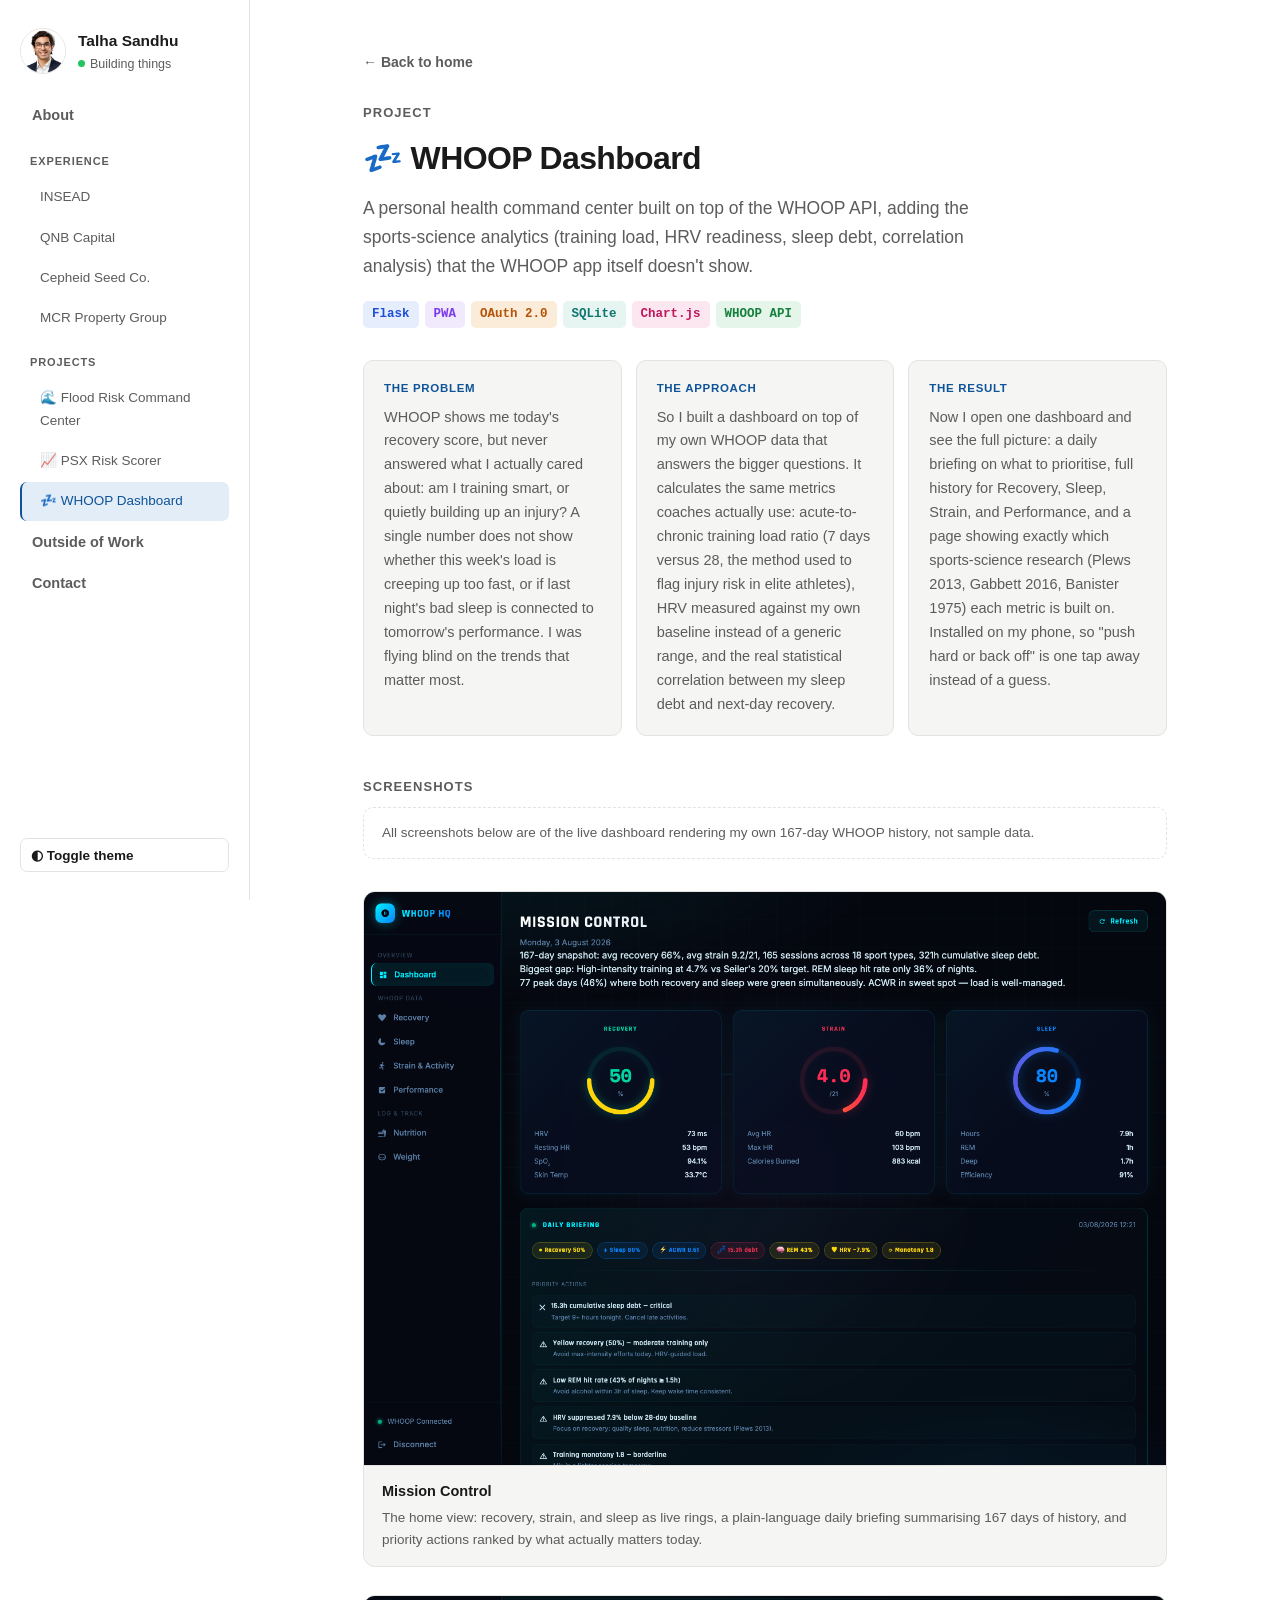
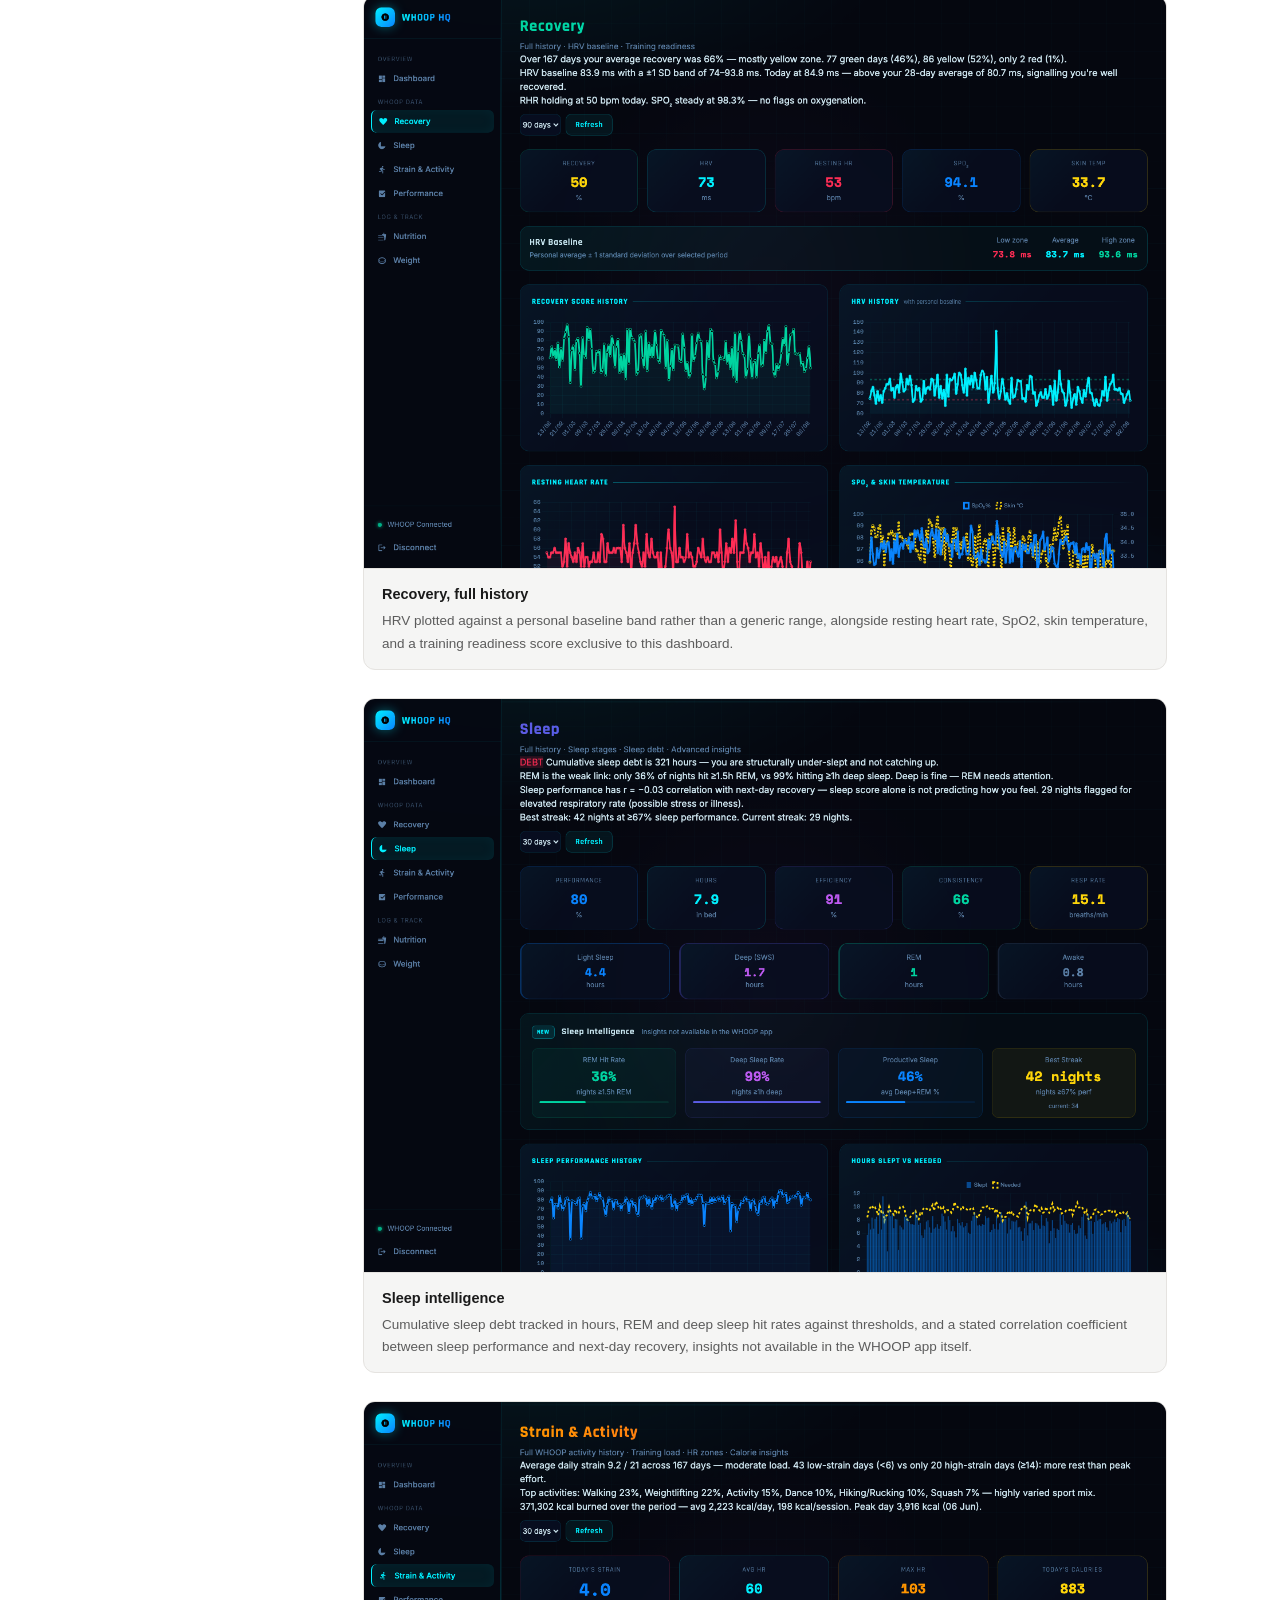
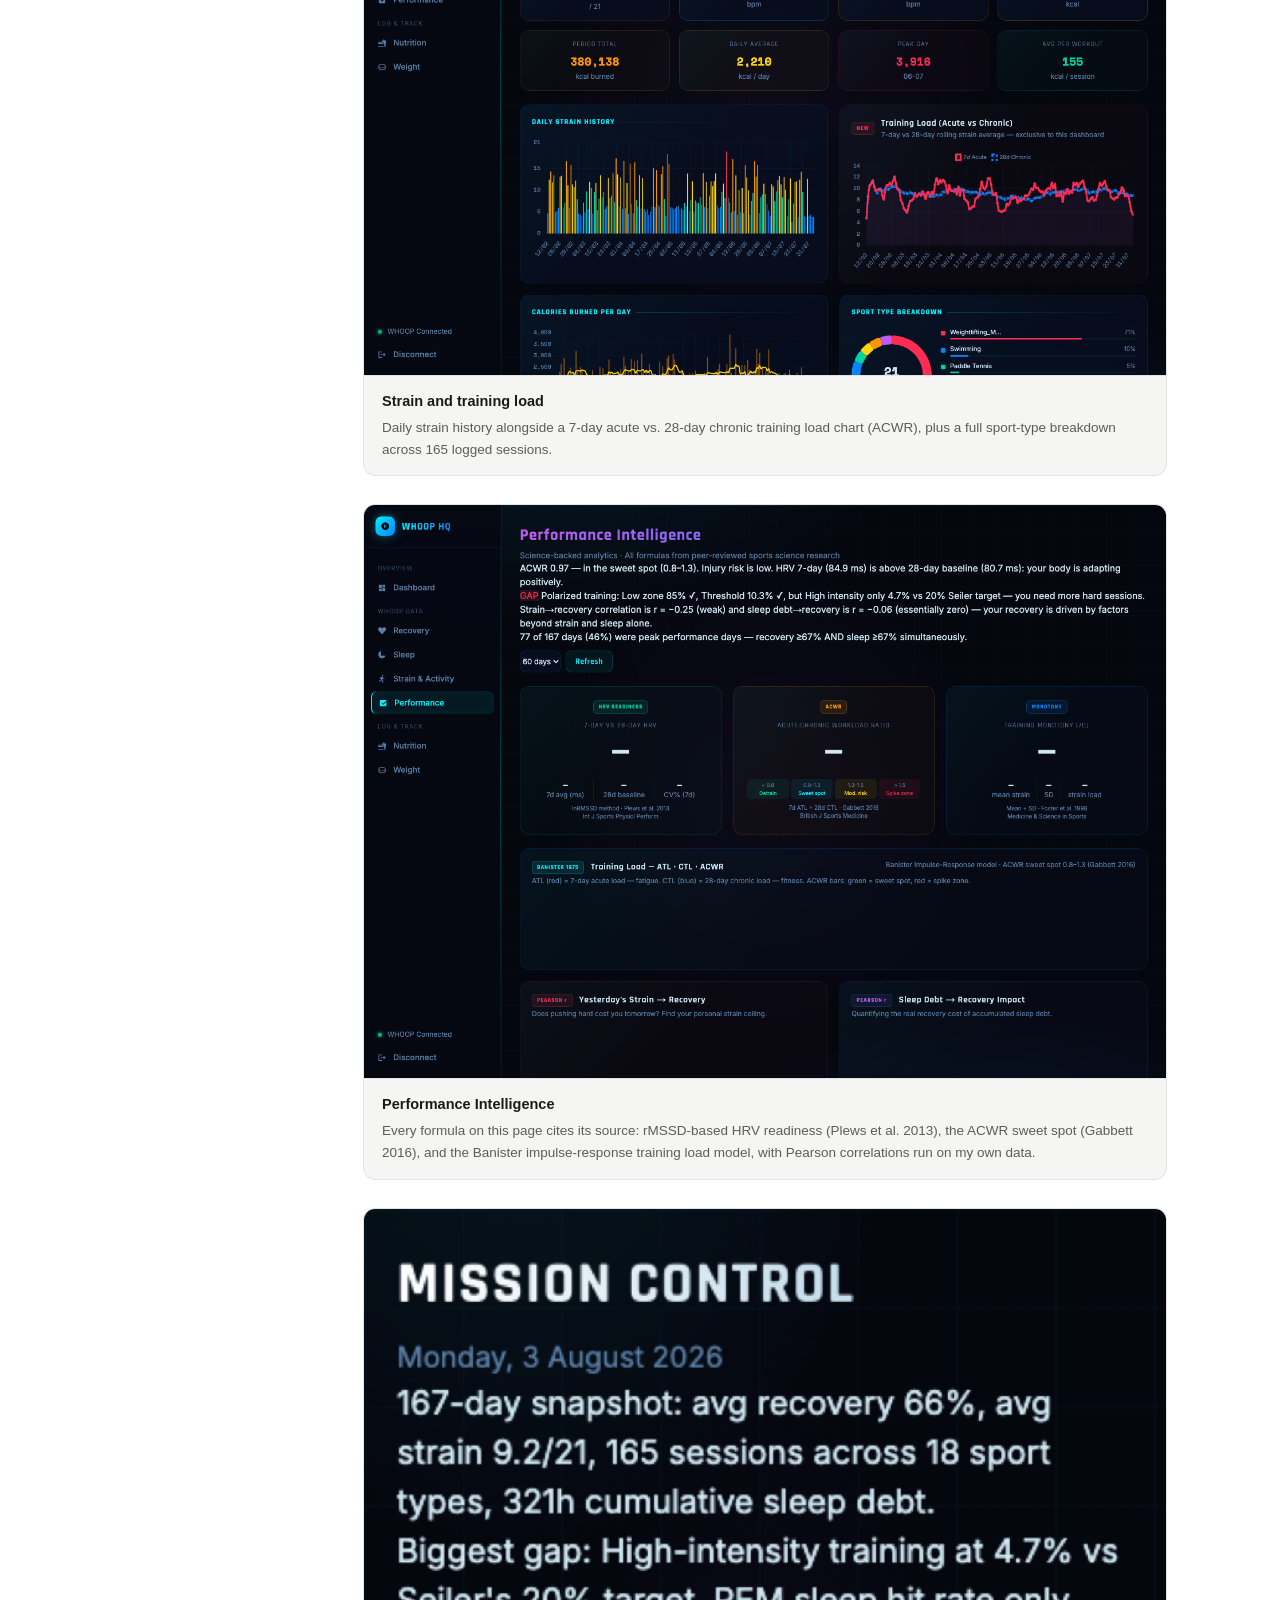
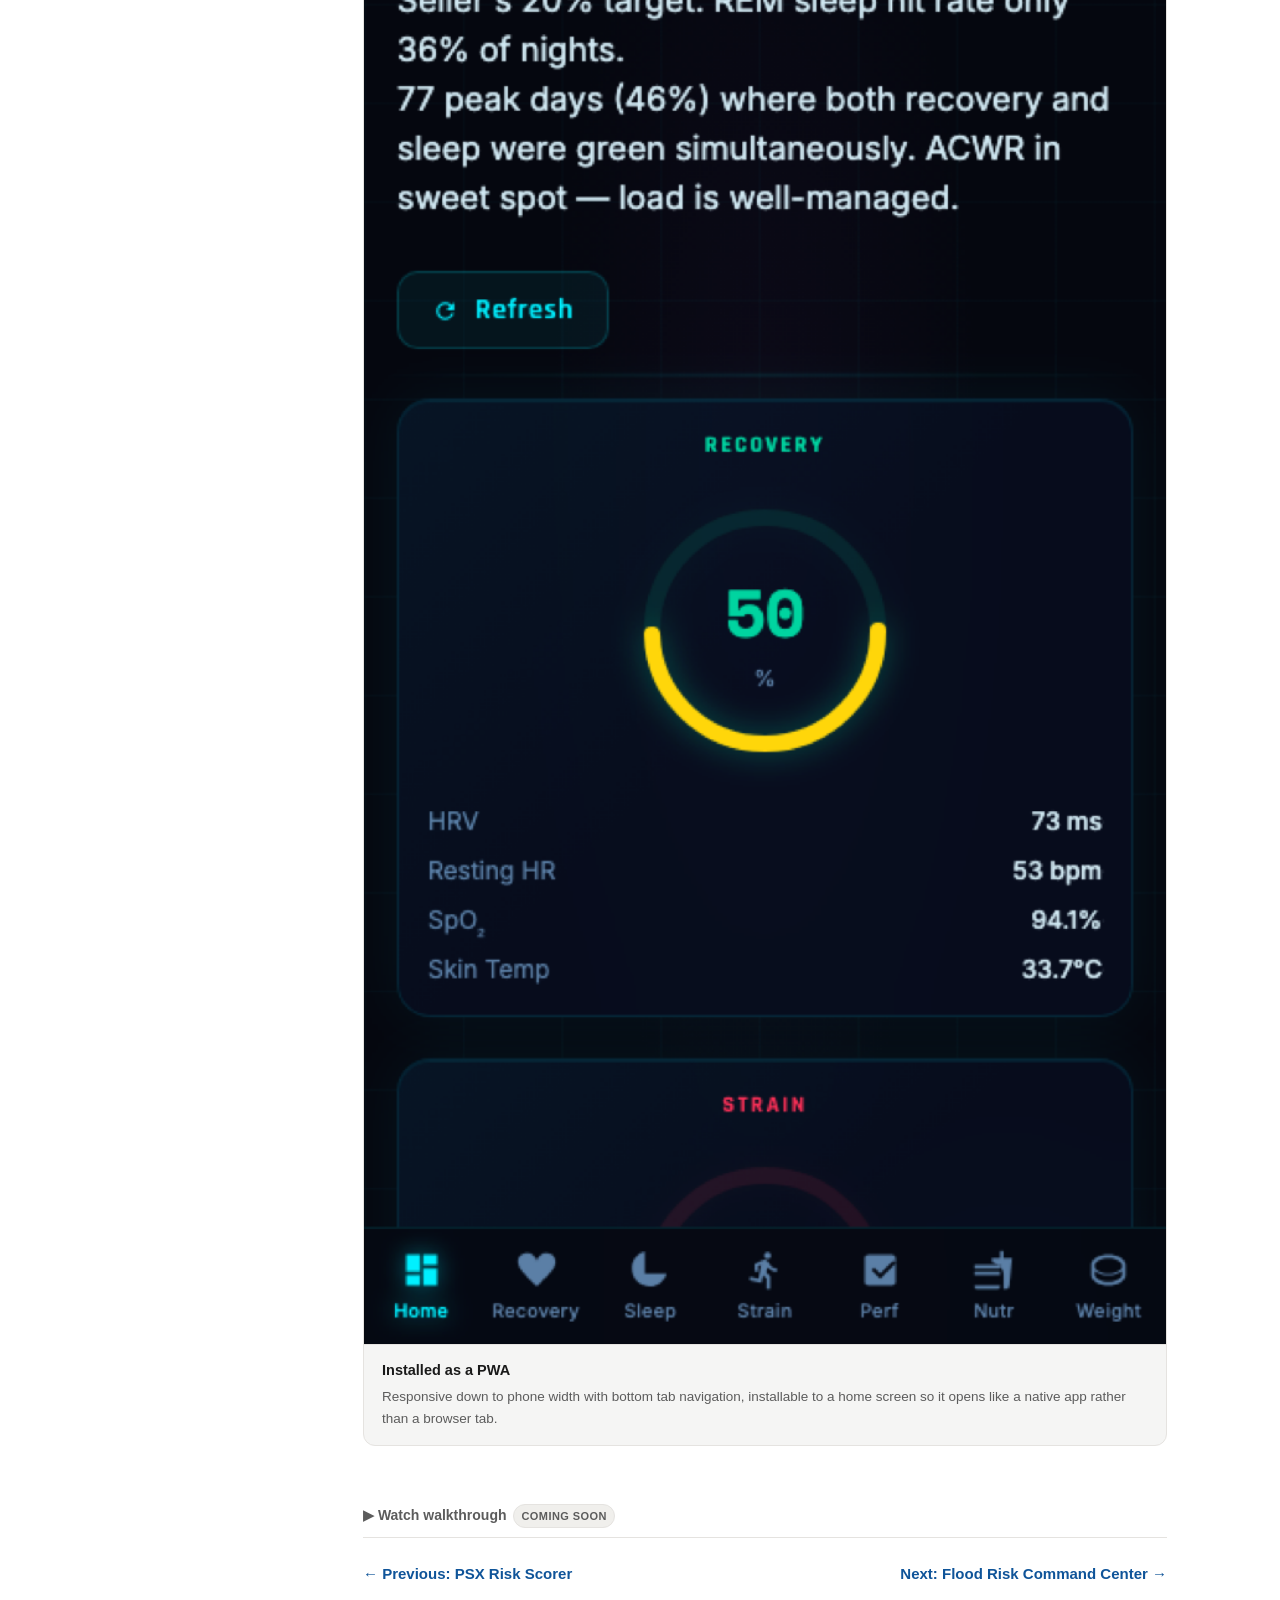
<file: project-whoop.html>
<!DOCTYPE html>
<html lang="en">
<head>
<meta charset="UTF-8">
<meta name="viewport" content="width=device-width, initial-scale=1.0">
<title>WHOOP Dashboard — Talha Sandhu</title>
<meta name="description" content="A personal health dashboard built as a Flask PWA on top of the WHOOP API, with sports-science-backed analytics not available in the WHOOP app itself.">

<link rel="icon" type="image/svg+xml" href="assets/favicon.svg">
<link rel="icon" type="image/png" sizes="32x32" href="assets/favicon-32.png">
<link rel="apple-touch-icon" href="assets/apple-touch-icon.png">

<meta property="og:type" content="website">
<meta property="og:url" content="https://talhasandhu.com/project-whoop.html">
<link rel="canonical" href="https://talhasandhu.com/project-whoop.html">
<meta property="og:title" content="WHOOP Dashboard — Talha Sandhu">
<meta property="og:description" content="A personal health command center with training-load and sleep-debt analytics the WHOOP app itself doesn't show.">
<meta property="og:image" content="https://talhasandhu.com/assets/projects/whoop/og-image.png">
<meta property="og:image:width" content="1200">
<meta property="og:image:height" content="630">
<meta name="twitter:card" content="summary_large_image">
<meta name="twitter:title" content="WHOOP Dashboard — Talha Sandhu">
<meta name="twitter:description" content="A personal health command center with training-load and sleep-debt analytics the WHOOP app itself doesn't show.">
<meta name="twitter:image" content="https://talhasandhu.com/assets/projects/whoop/og-image.png">

<link rel="stylesheet" href="style.css">
</head>
<body>

<div class="layout">

  <button class="sidebar-toggle-mobile" id="sidebar-toggle" aria-label="Open menu">☰</button>
  <div class="sidebar-overlay" id="sidebar-overlay"></div>

  <aside class="sidebar" id="sidebar">
    <div class="sidebar-profile">
      <img src="assets/photo.jpg" alt="Talha Sandhu" class="sidebar-photo">
      <div>
        <div class="sidebar-name">Talha Sandhu</div>
        <div class="sidebar-role"><span class="pulse-dot"></span> Building things</div>
      </div>
    </div>

    <nav class="side-nav">
      <a href="index.html#about" class="side-link">About</a>

      <div class="side-group">
        <span class="side-group-label">Experience</span>
        <a href="index.html#exp-insead" class="side-link sub">INSEAD</a>
        <a href="index.html#exp-qnb" class="side-link sub">QNB Capital</a>
        <a href="index.html#exp-cepheid" class="side-link sub">Cepheid Seed Co.</a>
        <a href="index.html#exp-mcr" class="side-link sub">MCR Property Group</a>
      </div>

      <div class="side-group">
        <span class="side-group-label">Projects</span>
        <a href="project-flood.html" class="side-link sub">🌊 Flood Risk Command Center</a>
        <a href="project-psx.html" class="side-link sub">📈 PSX Risk Scorer</a>
        <a href="project-whoop.html" class="side-link sub active" aria-current="page">💤 WHOOP Dashboard</a>
      </div>

      <a href="index.html#hobbies" class="side-link">Outside of Work</a>
      <a href="index.html#contact" class="side-link">Contact</a>
    </nav>

    <button class="theme-toggle" id="theme-toggle">◐ Toggle theme</button>
  </aside>

  <main class="content detail-page">

    <a class="back-link" href="index.html#projects">&larr; Back to home</a>

    <div class="detail-hero">
      <div class="eyebrow">Project</div>
      <h1>💤 WHOOP Dashboard</h1>
      <p class="tagline">A personal health command center built on top of the WHOOP API, adding the sports-science analytics (training load, HRV readiness, sleep debt, correlation analysis) that the WHOOP app itself doesn't show.</p>
    </div>

    <div class="stack-row">
      <span class="tag c5">Flask</span>
      <span class="tag c2">PWA</span>
      <span class="tag c3">OAuth 2.0</span>
      <span class="tag c1">SQLite</span>
      <span class="tag c4">Chart.js</span>
      <span class="tag c6">WHOOP API</span>
    </div>

    <div class="value-grid">
      <div class="value-card">
        <div class="label">The problem</div>
        <p>WHOOP shows me today's recovery score, but never answered what I actually cared about: am I training smart, or quietly building up an injury? A single number does not show whether this week's load is creeping up too fast, or if last night's bad sleep is connected to tomorrow's performance. I was flying blind on the trends that matter most.</p>
      </div>
      <div class="value-card">
        <div class="label">The approach</div>
        <p>So I built a dashboard on top of my own WHOOP data that answers the bigger questions. It calculates the same metrics coaches actually use: acute-to-chronic training load ratio (7 days versus 28, the method used to flag injury risk in elite athletes), HRV measured against my own baseline instead of a generic range, and the real statistical correlation between my sleep debt and next-day recovery.</p>
      </div>
      <div class="value-card">
        <div class="label">The result</div>
        <p>Now I open one dashboard and see the full picture: a daily briefing on what to prioritise, full history for Recovery, Sleep, Strain, and Performance, and a page showing exactly which sports-science research (Plews 2013, Gabbett 2016, Banister 1975) each metric is built on. Installed on my phone, so "push hard or back off" is one tap away instead of a guess.</p>
      </div>
    </div>

    <h2 class="section-title">Screenshots</h2>
    <p class="gallery-note">All screenshots below are of the live dashboard rendering my own 167-day WHOOP history, not sample data.</p>

    <div class="gallery">
      <div class="gallery-item">
        <img src="assets/projects/whoop/01-dashboard.png" alt="Mission Control home screen with recovery, strain, and sleep rings, a daily briefing, and priority actions" loading="lazy" decoding="async">
        <div class="gallery-caption">
          <div class="cap-title">Mission Control</div>
          <div class="cap-desc">The home view: recovery, strain, and sleep as live rings, a plain-language daily briefing summarising 167 days of history, and priority actions ranked by what actually matters today.</div>
        </div>
      </div>

      <div class="gallery-item">
        <img src="assets/projects/whoop/02-recovery.png" alt="Recovery page with HRV baseline band, resting heart rate, SpO2, and full history charts" loading="lazy" decoding="async">
        <div class="gallery-caption">
          <div class="cap-title">Recovery, full history</div>
          <div class="cap-desc">HRV plotted against a personal baseline band rather than a generic range, alongside resting heart rate, SpO2, skin temperature, and a training readiness score exclusive to this dashboard.</div>
        </div>
      </div>

      <div class="gallery-item">
        <img src="assets/projects/whoop/03-sleep.png" alt="Sleep page showing cumulative sleep debt, REM hit rate, deep sleep rate, and sleep performance history" loading="lazy" decoding="async">
        <div class="gallery-caption">
          <div class="cap-title">Sleep intelligence</div>
          <div class="cap-desc">Cumulative sleep debt tracked in hours, REM and deep sleep hit rates against thresholds, and a stated correlation coefficient between sleep performance and next-day recovery, insights not available in the WHOOP app itself.</div>
        </div>
      </div>

      <div class="gallery-item">
        <img src="assets/projects/whoop/04-strain.png" alt="Strain and activity page with daily strain history, acute vs chronic training load chart, and sport type breakdown" loading="lazy" decoding="async">
        <div class="gallery-caption">
          <div class="cap-title">Strain and training load</div>
          <div class="cap-desc">Daily strain history alongside a 7-day acute vs. 28-day chronic training load chart (ACWR), plus a full sport-type breakdown across 165 logged sessions.</div>
        </div>
      </div>

      <div class="gallery-item">
        <img src="assets/projects/whoop/05-performance.png" alt="Performance Intelligence page citing peer-reviewed sports science formulas for HRV readiness, ACWR, and training monotony" loading="lazy" decoding="async">
        <div class="gallery-caption">
          <div class="cap-title">Performance Intelligence</div>
          <div class="cap-desc">Every formula on this page cites its source: rMSSD-based HRV readiness (Plews et al. 2013), the ACWR sweet spot (Gabbett 2016), and the Banister impulse-response training load model, with Pearson correlations run on my own data.</div>
        </div>
      </div>

      <div class="gallery-item">
        <img src="assets/projects/whoop/06-mobile.png" alt="Mobile PWA view of the dashboard with bottom tab navigation, installable to a phone home screen" loading="lazy" decoding="async">
        <div class="gallery-caption">
          <div class="cap-title">Installed as a PWA</div>
          <div class="cap-desc">Responsive down to phone width with bottom tab navigation, installable to a home screen so it opens like a native app rather than a browser tab.</div>
        </div>
      </div>
    </div>

    <span class="video-link disabled">▶ Watch walkthrough <span class="badge-soon">coming soon</span></span>

    <div class="next-project">
      <a href="project-psx.html">&larr; Previous: PSX Risk Scorer</a>
      <a href="project-flood.html">Next: Flood Risk Command Center &rarr;</a>
    </div>

  </main>
</div>

<script src="script.js"></script>
</body>
</html>
</file>
<file: style.css>
:root {
  --bg: #ffffff;
  --bg-alt: #f5f5f4;
  --text: #1a1a1a;
  --text-muted: #5c5c5c;
  --border: #e5e3e0;
  --accent: #0f5499;
  --accent-hover: #0c4380;
  --accent-soft: #e3edf7;
  --code-bg: #f0efec;
  --sidebar-w: 250px;

  --c1: #0f766e; --c1-bg: #e6f4f2;
  --c2: #7c3aed; --c2-bg: #f1eafd;
  --c3: #b45309; --c3-bg: #fbecd9;
  --c4: #be185d; --c4-bg: #fce7f0;
  --c5: #1d4ed8; --c5-bg: #e6edfc;
  --c6: #15803d; --c6-bg: #e5f5ea;
}

[data-theme="dark"] {
  --bg: #16181a;
  --bg-alt: #1e2124;
  --text: #ececec;
  --text-muted: #a3a3a3;
  --border: #303338;
  --accent: #5b9bd5;
  --accent-hover: #7eb6e8;
  --accent-soft: #16283d;
  --code-bg: #212428;

  --c1: #5eead4; --c1-bg: #103b36;
  --c2: #c4b5fd; --c2-bg: #2e1f52;
  --c3: #fbbf24; --c3-bg: #3d2c0a;
  --c4: #f9a8d4; --c4-bg: #401f30;
  --c5: #93c5fd; --c5-bg: #1c2c52;
  --c6: #86efac; --c6-bg: #10331d;
}

@media (prefers-color-scheme: dark) {
  :root:not([data-theme="light"]) {
    --bg: #16181a;
    --bg-alt: #1e2124;
    --text: #ececec;
    --text-muted: #a3a3a3;
    --border: #303338;
    --accent: #5b9bd5;
    --accent-hover: #7eb6e8;
    --accent-soft: #16283d;
    --code-bg: #212428;

    --c1: #5eead4; --c1-bg: #103b36;
    --c2: #c4b5fd; --c2-bg: #2e1f52;
    --c3: #fbbf24; --c3-bg: #3d2c0a;
    --c4: #f9a8d4; --c4-bg: #401f30;
    --c5: #93c5fd; --c5-bg: #1c2c52;
    --c6: #86efac; --c6-bg: #10331d;
  }
}

* {
  box-sizing: border-box;
}

body {
  margin: 0;
  background: var(--bg);
  color: var(--text);
  font-family: -apple-system, BlinkMacSystemFont, "Segoe UI", Roboto, Helvetica, Arial, sans-serif;
  font-size: 17px;
  line-height: 1.65;
  transition: background 0.15s ease, color 0.15s ease;
}

a {
  color: var(--accent);
}

a:hover {
  color: var(--accent-hover);
}

p {
  margin: 0 0 16px;
}

/* Layout */
.layout {
  display: flex;
  min-height: 100vh;
}

/* Sidebar */
.sidebar {
  width: var(--sidebar-w);
  flex-shrink: 0;
  position: sticky;
  top: 0;
  height: 100vh;
  overflow-y: auto;
  border-right: 1px solid var(--border);
  padding: 28px 20px;
  display: flex;
  flex-direction: column;
  gap: 22px;
}

.sidebar-profile {
  display: flex;
  align-items: center;
  gap: 12px;
}

.sidebar-photo {
  width: 46px;
  height: 46px;
  border-radius: 50%;
  object-fit: cover;
  border: 1px solid var(--border);
}

.sidebar-name {
  font-weight: 700;
  font-size: 15.5px;
}

.sidebar-role {
  color: var(--text-muted);
  font-size: 12.5px;
  display: flex;
  align-items: center;
  gap: 5px;
}

.pulse-dot {
  width: 7px;
  height: 7px;
  border-radius: 50%;
  background: #22c55e;
  display: inline-block;
  animation: pulse 2s infinite;
}

@keyframes pulse {
  0% { box-shadow: 0 0 0 0 rgba(34,197,94,0.5); }
  70% { box-shadow: 0 0 0 6px rgba(34,197,94,0); }
  100% { box-shadow: 0 0 0 0 rgba(34,197,94,0); }
}

.side-nav {
  display: flex;
  flex-direction: column;
  gap: 2px;
  flex: 1;
}

.side-link {
  text-decoration: none;
  color: var(--text-muted);
  font-size: 14.5px;
  font-weight: 600;
  padding: 8px 10px;
  border-radius: 7px;
  border-left: 2px solid transparent;
  transition: background 0.15s ease, color 0.15s ease, transform 0.15s ease, border-color 0.15s ease;
}

.side-link:hover {
  background: var(--bg-alt);
  color: var(--text);
  transform: translateX(2px);
}

.side-link.active {
  color: var(--accent);
  background: var(--accent-soft);
  border-left-color: var(--accent);
}

.side-link.sub {
  font-size: 13.5px;
  font-weight: 500;
  padding-left: 18px;
}

.side-group {
  margin-top: 14px;
  display: flex;
  flex-direction: column;
  gap: 2px;
}

.side-group-label {
  font-size: 11px;
  text-transform: uppercase;
  letter-spacing: 0.08em;
  color: var(--text-muted);
  font-weight: 700;
  padding: 0 10px 6px;
}

.theme-toggle {
  background: none;
  border: 1px solid var(--border);
  border-radius: 7px;
  padding: 8px 10px;
  display: flex;
  align-items: center;
  gap: 8px;
  cursor: pointer;
  color: var(--text);
  font-size: 13.5px;
  font-weight: 600;
  font-family: inherit;
}

.theme-toggle:hover {
  border-color: var(--accent);
  color: var(--accent);
}

.sidebar-toggle-mobile {
  display: none;
}

.sidebar-overlay {
  display: none;
}

/* Content */
.content {
  flex: 1;
  min-width: 0;
  max-width: 700px;
  margin: 0 auto;
  padding: 48px 28px 60px;
}

section {
  padding-top: 6px;
  margin-bottom: 52px;
  scroll-margin-top: 24px;
}

section:last-child {
  margin-bottom: 0;
}

h2.section-title {
  font-size: 13px;
  text-transform: uppercase;
  letter-spacing: 0.08em;
  color: var(--text-muted);
  margin: 0 0 18px;
  font-weight: 700;
}

/* Hero */
.hero {
  display: flex;
  gap: 24px;
  align-items: center;
  margin-bottom: 28px;
}

.hero img {
  width: 100px;
  height: 100px;
  border-radius: 50%;
  object-fit: cover;
  flex-shrink: 0;
  border: 2px solid var(--accent-soft);
}

.hero h1 {
  margin: 0 0 6px;
  font-size: 28px;
  letter-spacing: -0.02em;
}

.hero .tagline {
  margin: 0;
  color: var(--text-muted);
  font-size: 16.5px;
}

.wave {
  display: inline-block;
  animation: wave 2.4s infinite;
  transform-origin: 70% 70%;
}

@keyframes wave {
  0%, 60%, 100% { transform: rotate(0deg); }
  10% { transform: rotate(14deg); }
  20% { transform: rotate(-8deg); }
  30% { transform: rotate(14deg); }
  40% { transform: rotate(-4deg); }
  50% { transform: rotate(10deg); }
}

.btn-row {
  display: flex;
  flex-wrap: wrap;
  gap: 10px;
  margin-top: 18px;
}

.btn {
  display: inline-flex;
  align-items: center;
  gap: 6px;
  padding: 9px 16px;
  border-radius: 7px;
  text-decoration: none;
  font-size: 14.5px;
  font-weight: 600;
  border: 1px solid var(--border);
  color: var(--text);
  transition: transform 0.12s ease, box-shadow 0.12s ease, background 0.12s ease, border-color 0.12s ease;
}

.btn:hover {
  border-color: var(--accent);
  color: var(--accent);
  transform: translateY(-2px);
  box-shadow: 0 6px 14px rgba(0,0,0,0.08);
}

.btn.primary {
  background: var(--accent);
  border-color: var(--accent);
  color: #fff;
}

.btn.primary:hover {
  background: var(--accent-hover);
  border-color: var(--accent-hover);
  color: #fff;
}

/* Experience */
.exp-item {
  padding: 16px 18px;
  border-radius: 10px;
  margin-bottom: 12px;
  transition: background 0.15s ease, transform 0.15s ease;
  scroll-margin-top: 24px;
}

.exp-item:hover {
  background: var(--bg-alt);
  transform: translateX(3px);
}

.exp-item .role-line {
  display: flex;
  justify-content: space-between;
  gap: 12px;
  font-weight: 700;
  flex-wrap: wrap;
  font-size: 16px;
}

.exp-item .dates {
  color: var(--text-muted);
  font-weight: 600;
  font-size: 14px;
  white-space: nowrap;
}

.exp-item .org {
  color: var(--text-muted);
  font-size: 14.5px;
  margin-top: 4px;
}

/* Projects */
.project {
  border: 1px solid var(--border);
  border-radius: 12px;
  padding: 22px 24px;
  margin-bottom: 18px;
  background: var(--bg-alt);
  transition: transform 0.18s ease, box-shadow 0.18s ease, border-color 0.18s ease;
  scroll-margin-top: 24px;
}

.project:hover {
  transform: translateY(-4px);
  box-shadow: 0 12px 24px rgba(0,0,0,0.08);
  border-color: var(--accent);
}

.project h3 {
  margin: 0 0 8px;
  font-size: 18px;
  display: flex;
  align-items: center;
  gap: 8px;
}

.project p {
  margin: 0 0 12px;
  color: var(--text-muted);
  font-size: 15.5px;
}

.project p:last-of-type {
  margin-bottom: 0;
}

.tags {
  display: flex;
  flex-wrap: wrap;
  gap: 6px;
  margin-top: 12px;
}

.video-link {
  display: inline-flex;
  align-items: center;
  gap: 7px;
  margin-top: 14px;
  font-size: 14px;
  font-weight: 600;
  text-decoration: none;
  color: var(--accent);
}

a.video-link:hover {
  color: var(--accent-hover);
  text-decoration: underline;
}

.video-link.disabled {
  color: var(--text-muted);
  cursor: default;
}

.badge-soon {
  font-size: 11px;
  font-weight: 700;
  text-transform: uppercase;
  letter-spacing: 0.04em;
  background: var(--code-bg);
  border: 1px solid var(--border);
  padding: 2px 7px;
  border-radius: 999px;
}

.tag {
  font-size: 12.5px;
  font-family: ui-monospace, SFMono-Regular, Menlo, Consolas, monospace;
  padding: 3px 9px;
  border-radius: 5px;
  font-weight: 600;
}

.tag.c1 { color: var(--c1); background: var(--c1-bg); }
.tag.c2 { color: var(--c2); background: var(--c2-bg); }
.tag.c3 { color: var(--c3); background: var(--c3-bg); }
.tag.c4 { color: var(--c4); background: var(--c4-bg); }
.tag.c5 { color: var(--c5); background: var(--c5-bg); }
.tag.c6 { color: var(--c6); background: var(--c6-bg); }

/* Hobbies / outside of work */
#hobbies {
  padding: 28px 24px 32px;
  margin-left: -24px;
  margin-right: -24px;
  border-radius: 16px;
  background: var(--bg-alt);
  border: 1px solid var(--border);
}

.hobbies-intro {
  margin-bottom: 4px;
  max-width: 560px;
}

.hobby-cards {
  display: grid;
  grid-template-columns: repeat(4, 1fr);
  grid-auto-rows: 210px;
  gap: 14px;
  margin-top: 22px;
}

.card-sports       { grid-column: span 2; grid-row: span 2; }
.card-photography  { grid-column: span 2; grid-row: span 2; }
.card-travel       { grid-column: span 4; grid-row: span 1; }

.hobby-card {
  display: flex;
  flex-direction: column;
  height: 100%;
  border: 1px solid var(--border);
  border-radius: 14px;
  overflow: hidden;
  background: var(--bg);
  cursor: pointer;
  text-align: left;
  padding: 0;
  font-family: inherit;
  color: inherit;
  transition: transform 0.22s ease, box-shadow 0.22s ease, border-color 0.22s ease;
}

.hobby-card:hover {
  transform: translateY(-4px);
  box-shadow: 0 16px 32px rgba(0,0,0,0.14);
  border-color: var(--accent);
}

.hobby-card:focus-visible {
  outline: 2px solid var(--accent);
  outline-offset: 2px;
}

.hobby-card-media {
  position: relative;
  height: calc(100% - 116px);
  flex: none;
  overflow: hidden;
  display: grid;
  gap: 2px;
  background: var(--border);
}

.hobby-card-media img {
  width: 100%;
  height: 100%;
  min-width: 0;
  min-height: 0;
  object-fit: cover;
  display: block;
  transition: transform 0.4s ease;
}

.hobby-card:hover .hobby-card-media img {
  transform: scale(1.05);
}

.media-count-1 { grid-template-columns: 1fr; grid-template-rows: 1fr; }

.media-count-2 { grid-template-columns: 1fr 1fr; grid-template-rows: 1fr; }

.media-count-3 {
  grid-template-columns: 1.4fr 1fr;
  grid-template-rows: 1fr 1fr;
}
.media-count-3 img:nth-child(1) { grid-column: 1; grid-row: 1 / -1; }
.media-count-3 img:nth-child(2) { grid-column: 2; grid-row: 1; }
.media-count-3 img:nth-child(3) { grid-column: 2; grid-row: 2; }

.media-count-3-wide {
  grid-template-columns: 1fr 1fr 1fr;
  grid-template-rows: 1fr;
}

.media-count-6 {
  grid-template-columns: repeat(3, 1fr);
  grid-template-rows: 1fr 1fr;
}

/* Crop bias for images whose subject sits off-center */
.card-travel .hobby-card-media img:nth-child(1) { object-position: center 62%; }
.card-sports .hobby-card-media img:nth-child(2) { object-position: center 25%; } /* horse riding */
.card-sports .hobby-card-media img:nth-child(4) { object-position: center 30%; } /* cycling */

.media-badge {
  position: absolute;
  top: 10px;
  left: 10px;
  background: rgba(0,0,0,0.55);
  backdrop-filter: blur(3px);
  color: #fff;
  font-size: 11px;
  font-weight: 700;
  letter-spacing: 0.02em;
  padding: 4px 9px;
  border-radius: 999px;
  z-index: 2;
  pointer-events: none;
}

.media-hint {
  position: absolute;
  inset: 0;
  display: flex;
  align-items: center;
  justify-content: center;
  background: rgba(0,0,0,0);
  color: #fff;
  font-size: 13.5px;
  font-weight: 700;
  opacity: 0;
  transition: opacity 0.2s ease, background 0.2s ease;
  z-index: 3;
  pointer-events: none;
}

.hobby-card:hover .media-hint {
  opacity: 1;
  background: rgba(0,0,0,0.28);
}

.hobby-card-body {
  height: 116px;
  padding: 14px 16px 16px;
  flex: none;
  overflow: hidden;
}

.hobby-card-title {
  font-weight: 700;
  font-size: 15.5px;
  margin-bottom: 4px;
}

.hobby-card-caption {
  font-size: 13.5px;
  color: var(--text-muted);
  line-height: 1.5;
  margin: 0;
  display: -webkit-box;
  -webkit-line-clamp: 3;
  -webkit-box-orient: vertical;
  overflow: hidden;
}

@media (max-width: 700px) {
  #hobbies {
    margin-left: -20px;
    margin-right: -20px;
    padding: 22px 20px 26px;
    border-radius: 0;
  }

  .hobby-cards {
    grid-template-columns: 1fr;
    grid-auto-rows: auto;
  }

  .card-sports, .card-photography, .card-travel {
    grid-column: span 1;
    grid-row: span 1;
  }

  .hobby-card { height: auto; }
  .hobby-card-media { height: 200px; flex: none; }
}

/* Lightbox */
.lightbox {
  position: fixed;
  inset: 0;
  background: rgba(6, 7, 9, 0.92);
  display: flex;
  align-items: center;
  justify-content: center;
  z-index: 200;
  opacity: 0;
  pointer-events: none;
  transition: opacity 0.2s ease;
}

.lightbox.open {
  opacity: 1;
  pointer-events: auto;
}

.lightbox-figure {
  max-width: min(88vw, 1000px);
  max-height: 86vh;
  margin: 0;
  display: flex;
  flex-direction: column;
  align-items: center;
  gap: 14px;
}

.lightbox-figure img {
  max-width: 100%;
  max-height: 74vh;
  border-radius: 10px;
  object-fit: contain;
  box-shadow: 0 24px 64px rgba(0,0,0,0.55);
}

.lightbox-close {
  position: absolute;
  top: 18px;
  right: 20px;
  background: rgba(255,255,255,0.08);
  border: 1px solid rgba(255,255,255,0.2);
  color: #fff;
  width: 40px;
  height: 40px;
  border-radius: 50%;
  font-size: 22px;
  line-height: 1;
  cursor: pointer;
  display: flex;
  align-items: center;
  justify-content: center;
}

.lightbox-close:hover { background: rgba(255,255,255,0.18); }

.lightbox-nav {
  position: absolute;
  top: 50%;
  transform: translateY(-50%);
  background: rgba(255,255,255,0.08);
  border: 1px solid rgba(255,255,255,0.2);
  color: #fff;
  width: 48px;
  height: 48px;
  border-radius: 50%;
  font-size: 26px;
  line-height: 1;
  cursor: pointer;
  display: flex;
  align-items: center;
  justify-content: center;
}

.lightbox-nav:hover { background: rgba(255,255,255,0.18); }
.lightbox-prev { left: 16px; }
.lightbox-next { right: 16px; }

.lightbox-counter {
  position: absolute;
  bottom: 22px;
  left: 50%;
  transform: translateX(-50%);
  color: #bbb;
  font-size: 12.5px;
  letter-spacing: 0.03em;
}

@media (max-width: 700px) {
  .lightbox-nav { width: 40px; height: 40px; font-size: 22px; }
  .lightbox-prev { left: 8px; }
  .lightbox-next { right: 8px; }
  .lightbox-close { top: 12px; right: 12px; }
}

/* Contact */
.contact-links {
  display: flex;
  flex-direction: column;
  gap: 8px;
}

.contact-links a {
  text-decoration: none;
  font-weight: 600;
}

.contact-links a:hover {
  text-decoration: underline;
}

footer.page-footer {
  color: var(--text-muted);
  font-size: 13.5px;
  border-top: 1px solid var(--border);
  padding-top: 20px;
  margin-top: 40px;
}

/* Mobile */
@media (max-width: 900px) {
  .sidebar {
    position: fixed;
    left: 0;
    top: 0;
    z-index: 50;
    background: var(--bg);
    transform: translateX(-100%);
    transition: transform 0.22s ease;
    box-shadow: 8px 0 24px rgba(0,0,0,0.15);
  }

  .sidebar.open {
    transform: translateX(0);
  }

  .sidebar-toggle-mobile {
    display: flex;
    align-items: center;
    justify-content: center;
    position: fixed;
    top: 16px;
    left: 16px;
    z-index: 60;
    width: 40px;
    height: 40px;
    border-radius: 8px;
    background: var(--bg);
    border: 1px solid var(--border);
    font-size: 18px;
    cursor: pointer;
    color: var(--text);
  }

  .sidebar-overlay {
    display: none;
    position: fixed;
    inset: 0;
    background: rgba(0,0,0,0.35);
    z-index: 40;
  }

  .sidebar-overlay.open {
    display: block;
  }

  .content {
    padding: 76px 20px 50px;
  }

  .hero {
    flex-direction: column;
    align-items: flex-start;
    text-align: left;
  }

  .hero img {
    width: 84px;
    height: 84px;
  }

  .exp-item .role-line {
    flex-direction: column;
    gap: 2px;
  }
}

/* Project detail pages */
.content.detail-page {
  max-width: 860px;
}

.back-link {
  display: inline-flex;
  align-items: center;
  gap: 6px;
  color: var(--text-muted);
  text-decoration: none;
  font-size: 14px;
  font-weight: 600;
  margin-bottom: 28px;
}

.back-link:hover {
  color: var(--accent);
}

.detail-hero {
  margin-bottom: 8px;
}

.detail-hero .eyebrow {
  font-size: 13px;
  text-transform: uppercase;
  letter-spacing: 0.08em;
  color: var(--text-muted);
  font-weight: 700;
  margin-bottom: 8px;
}

.detail-hero h1 {
  font-size: 32px;
  letter-spacing: -0.02em;
  margin: 0 0 10px;
  display: flex;
  align-items: center;
  gap: 12px;
}

.detail-hero .tagline {
  color: var(--text-muted);
  font-size: 17.5px;
  margin: 0 0 20px;
  max-width: 640px;
}

.stack-row {
  display: flex;
  flex-wrap: wrap;
  gap: 6px;
  margin-bottom: 32px;
}

.value-grid {
  display: grid;
  grid-template-columns: repeat(3, 1fr);
  gap: 14px;
  margin: 28px 0 40px;
}

.value-card {
  border: 1px solid var(--border);
  border-radius: 10px;
  padding: 18px 20px;
  background: var(--bg-alt);
}

.value-card .label {
  font-size: 11.5px;
  text-transform: uppercase;
  letter-spacing: 0.06em;
  font-weight: 700;
  color: var(--accent);
  margin-bottom: 8px;
}

.value-card p {
  font-size: 14.5px;
  color: var(--text-muted);
  margin: 0;
}

.detail-page h2.section-title {
  margin-top: 8px;
}

.gallery {
  display: flex;
  flex-direction: column;
  gap: 28px;
  margin-top: 20px;
  margin-bottom: 44px;
}

.gallery-item {
  border: 1px solid var(--border);
  border-radius: 12px;
  overflow: hidden;
  background: var(--bg-alt);
}

.gallery-item img {
  width: 100%;
  display: block;
  border-bottom: 1px solid var(--border);
  background: #0b0d0f;
}

.gallery-caption {
  padding: 14px 18px;
}

.gallery-caption .cap-title {
  font-weight: 700;
  font-size: 14.5px;
  margin-bottom: 3px;
}

.gallery-caption .cap-desc {
  font-size: 13.5px;
  color: var(--text-muted);
}

.next-project {
  border-top: 1px solid var(--border);
  padding-top: 24px;
  margin-top: 8px;
  display: flex;
  justify-content: space-between;
  align-items: center;
  flex-wrap: wrap;
  gap: 12px;
}

.next-project a {
  text-decoration: none;
  font-weight: 700;
  font-size: 15px;
}

.next-project a:hover {
  color: var(--accent-hover);
}

.gallery-note {
  border: 1px dashed var(--border);
  border-radius: 10px;
  padding: 14px 18px;
  font-size: 13.5px;
  color: var(--text-muted);
  margin-top: -8px;
  margin-bottom: 32px;
}

@media (max-width: 700px) {
  .value-grid {
    grid-template-columns: 1fr;
  }

  .detail-hero h1 {
    font-size: 26px;
  }
}
</file>
